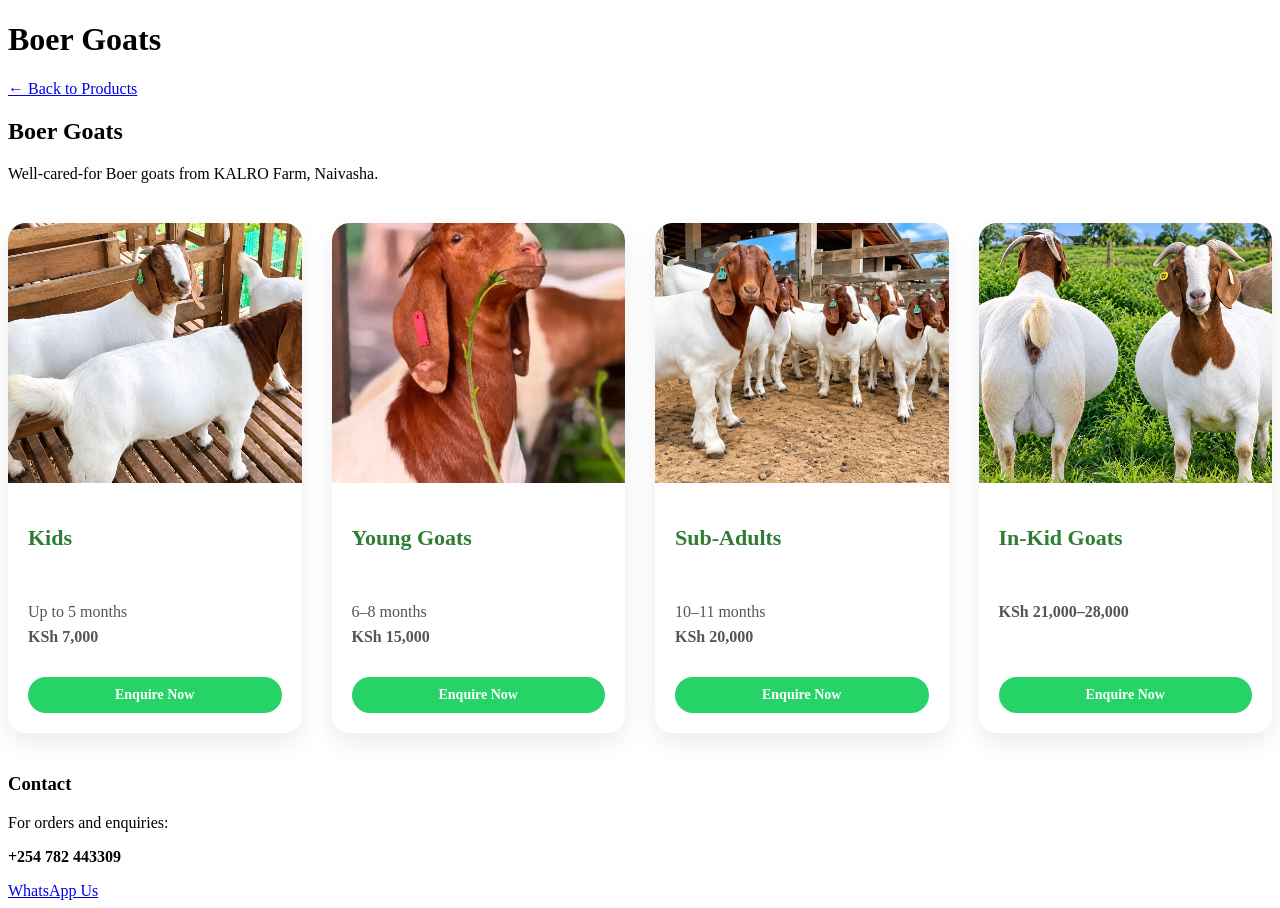
<file: boer.html>
<!DOCTYPE html>
<html lang="en">

<head>

    <meta charset="UTF-8">

    <meta name="viewport" content="width=device-width, initial-scale=1.0">

    <title>Boer Goats | KALRO</title>

    <link rel="stylesheet" href="product.css">

    <style>

        .enquire-btn {
            display: inline-block;
            margin-top: 12px;
            padding: 10px 18px;
            background: #25D366;
            color: white;
            text-decoration: none;
            border-radius: 25px;
            font-weight: 700;
            font-size: 14px;
            transition: 0.3s ease;
        }

        .enquire-btn:hover {
            background: #1da851;
            transform: translateY(-2px);
            box-shadow: 0 6px 15px rgba(37, 211, 102, 0.3);
        }

    </style>

</head>


<body>


    <!-- Header -->

    <header>

        <h1>Boer Goats</h1>

        <a href="index.html">
            ← Back to Products
        </a>

    </header>



    <!-- Main Content -->

    <main>

        <h2>Boer Goats</h2>

        <p>
            Well-cared-for Boer goats from KALRO Farm,
            Naivasha.
        </p>


        <!-- Goat Products -->

        <div class="products">


            <!-- Kids -->

            <div class="product">

                <img
                    src="boer kids.png"
                    alt="Boer Goat Kids"
                >

                <h3>Kids</h3>

                <p>
                    Up to 5 months
                    <br>
                    <strong>KSh 7,000</strong>
                </p>

                <a
                    class="enquire-btn"
                    href="https://wa.me/254782443309?text=Hello%2C%20I%20would%20like%20to%20enquire%20about%20Boer%20Goat%20Kids%20priced%20at%20KSh%207%2C000."
                    target="_blank"
                    rel="noopener"
                >
                    Enquire Now
                </a>

            </div>



            <!-- Young Goats -->

            <div class="product">

                <img
                    src="young boer.jpg"
                    alt="Young Boer Goats"
                >

                <h3>Young Goats</h3>

                <p>
                    6–8 months
                    <br>
                    <strong>KSh 15,000</strong>
                </p>

                <a
                    class="enquire-btn"
                    href="https://wa.me/254782443309?text=Hello%2C%20I%20would%20like%20to%20enquire%20about%20Young%20Boer%20Goats%20aged%206%E2%80%938%20months%20priced%20at%20KSh%2015%2C000."
                    target="_blank"
                    rel="noopener"
                >
                    Enquire Now
                </a>

            </div>



            <!-- Sub-Adults -->

            <div class="product">

                <img
                    src="bore.png"
                    alt="Boer Sub-Adult Goats"
                >

                <h3>Sub-Adults</h3>

                <p>
                    10–11 months
                    <br>
                    <strong>KSh 20,000</strong>
                </p>

                <a
                    class="enquire-btn"
                    href="https://wa.me/254782443309?text=Hello%2C%20I%20would%20like%20to%20enquire%20about%20Boer%20Sub-Adult%20Goats%20aged%2010%E2%80%9311%20months%20priced%20at%20KSh%2020%2C000."
                    target="_blank"
                    rel="noopener"
                >
                    Enquire Now
                </a>

            </div>



            <!-- In-Kid -->

            <div class="product">

                <img
                    src="in kid.png"
                    alt="Boer In-Kid Goats"
                >

                <h3>In-Kid Goats</h3>

                <p>
                    <strong>KSh 21,000–28,000</strong>
                </p>

                <a
                    class="enquire-btn"
                    href="https://wa.me/254782443309?text=Hello%2C%20I%20would%20like%20to%20enquire%20about%20Boer%20In-Kid%20Goats%20priced%20at%20KSh%2021%2C000%E2%80%9328%2C000."
                    target="_blank"
                    rel="noopener"
                >
                    Enquire Now
                </a>

            </div>


        </div>



        <!-- Contact -->

        <h3>Contact</h3>

        <p>
            For orders and enquiries:
        </p>

        <p>
            <strong>+254 782 443309</strong>
        </p>


        <a
            href="https://wa.me/254782443309?text=Hello%2C%20I%20would%20like%20to%20make%20an%20enquiry%20about%20your%20Boer%20Goats."
            target="_blank"
            rel="noopener"
        >
            WhatsApp Us
        </a>


    </main>


</body>

</html>
</file>
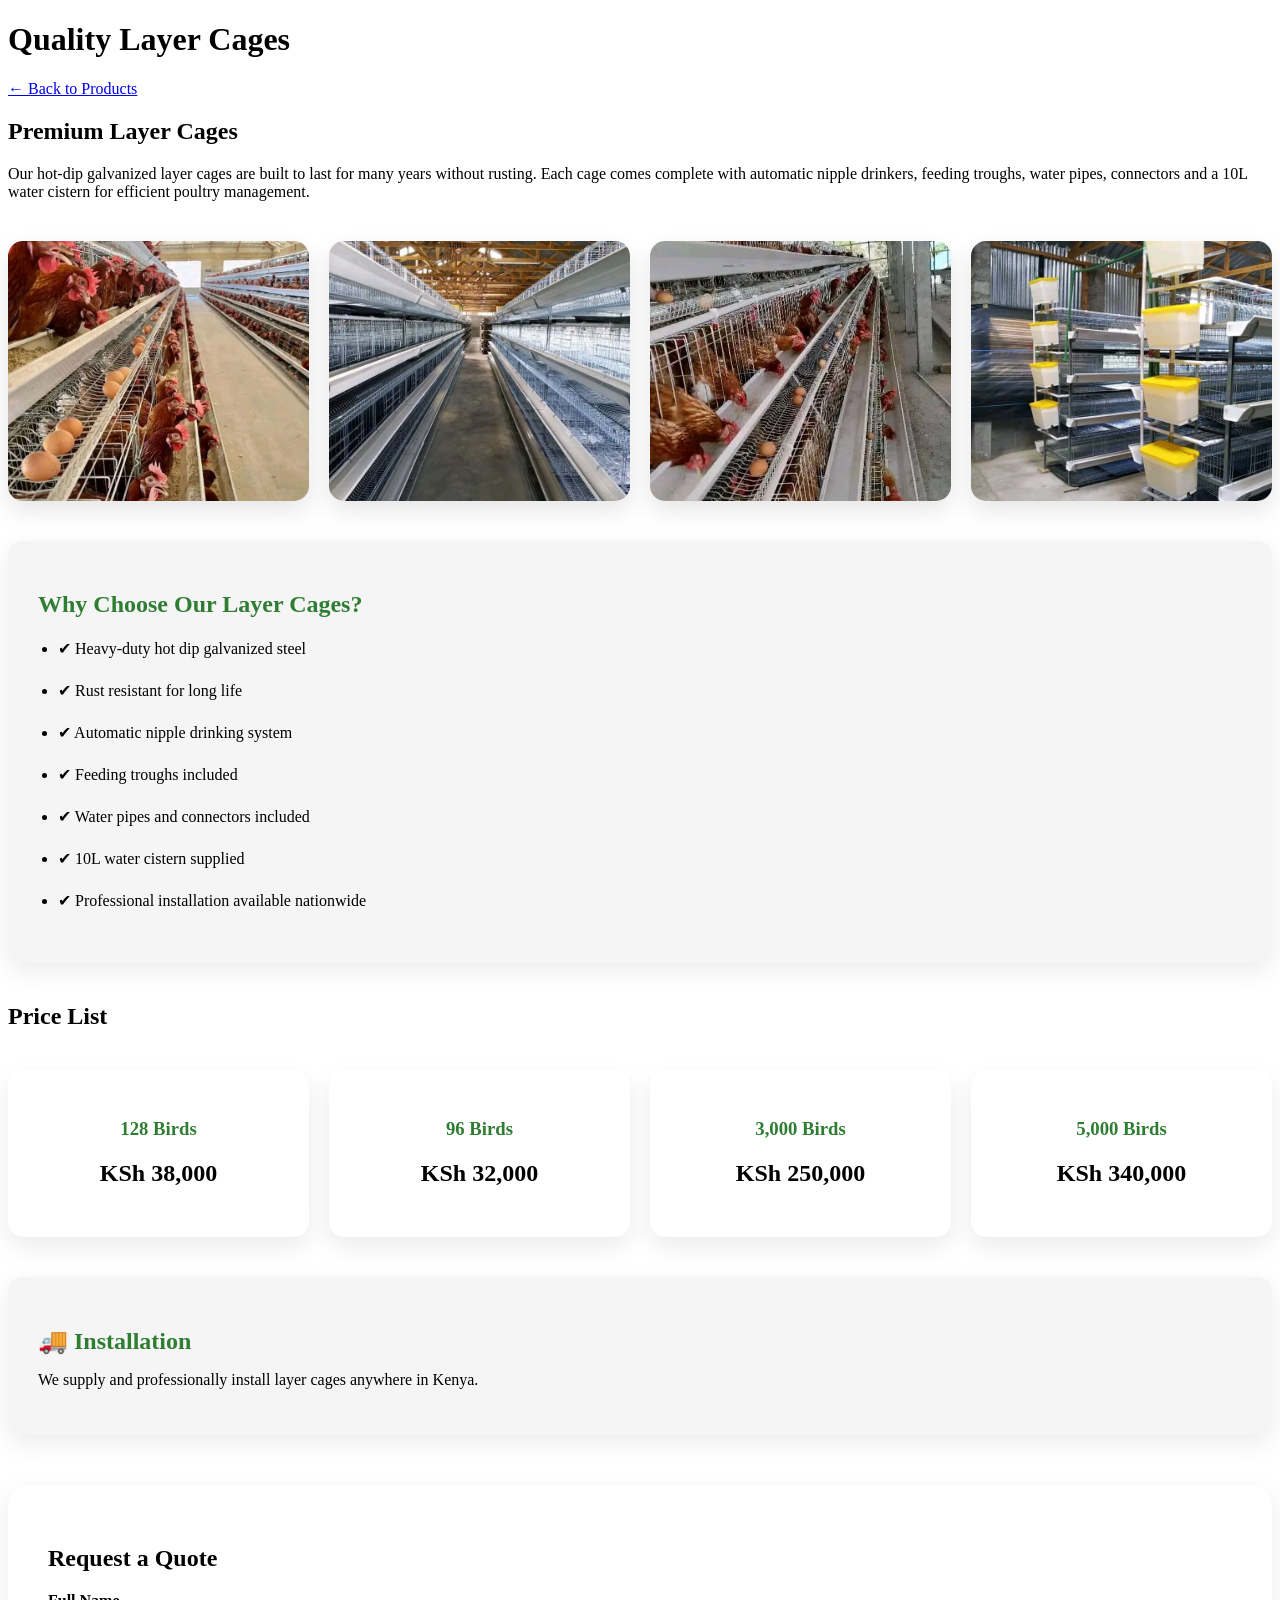
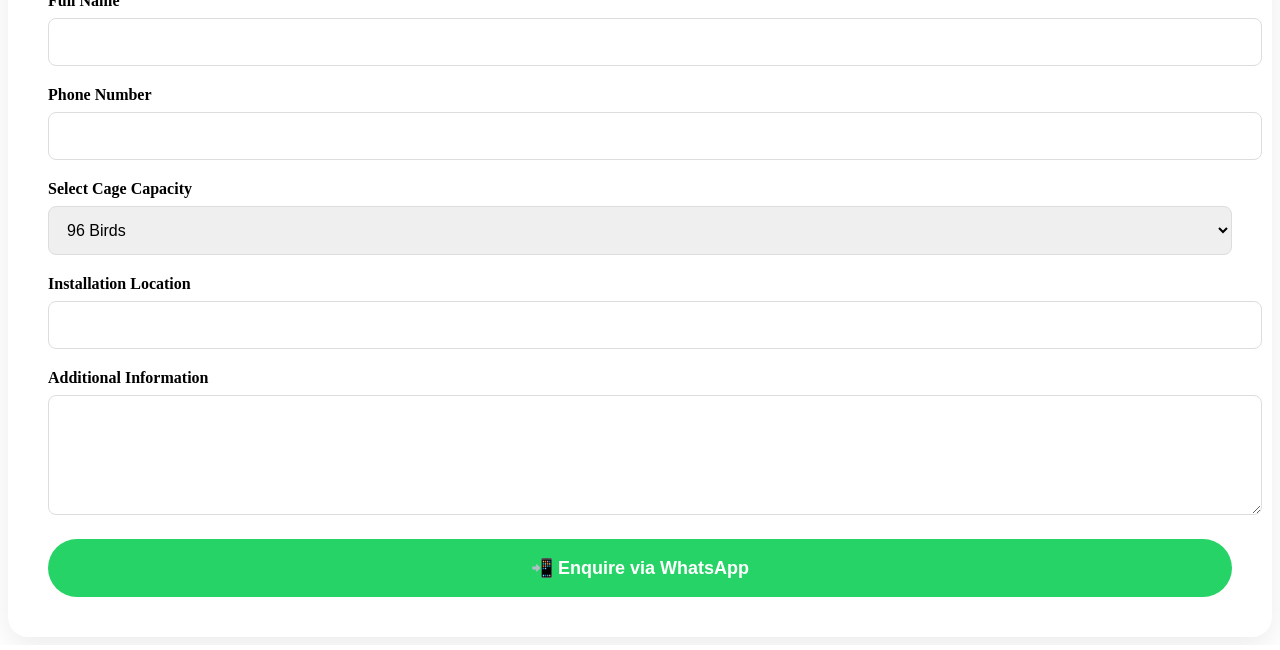
<file: cages.html>
<!DOCTYPE html>
<html lang="en">

<head>

<meta charset="UTF-8">
<meta name="viewport" content="width=device-width, initial-scale=1.0">

<title>Quality Layer Cages | KALRO Farm Naivasha</title>

<link rel="stylesheet" href="product.css">

<style>

.enquire-btn{
display:inline-block;
padding:15px 30px;
background:#25D366;
color:#fff;
text-decoration:none;
border-radius:50px;
font-weight:bold;
transition:.3s;
}

.enquire-btn:hover{
background:#1EBE5D;
transform:translateY(-3px);
}

.gallery{
display:grid;
grid-template-columns:repeat(auto-fit,minmax(280px,1fr));
gap:20px;
margin:40px 0;
}

.gallery img{
width:100%;
height:260px;
object-fit:cover;
border-radius:15px;
box-shadow:0 10px 25px rgba(0,0,0,.1);
transition:.3s;
}

.gallery img:hover{
transform:scale(1.05);
}

.price-grid{
display:grid;
grid-template-columns:repeat(auto-fit,minmax(250px,1fr));
gap:20px;
margin:40px 0;
}

.price-card{
background:#fff;
padding:30px;
border-radius:15px;
box-shadow:0 10px 25px rgba(0,0,0,.08);
text-align:center;
transition:.3s;
}

.price-card:hover{
transform:translateY(-5px);
}

.price-card h3{
color:#2e7d32;
margin-bottom:15px;
}

.features{
background:#f5f5f5;
padding:30px;
border-radius:15px;
margin:40px 0;
}

.features ul{
padding-left:20px;
line-height:2;
}

.enquiry-form{
background:#fff;
padding:40px;
border-radius:20px;
box-shadow:0 10px 30px rgba(0,0,0,.08);
margin-top:50px;
}

.form-group{
margin-bottom:20px;
}

.form-group label{
display:block;
margin-bottom:8px;
font-weight:bold;
}

.form-group input,
.form-group select,
.form-group textarea{
width:100%;
padding:14px;
border:1px solid #ddd;
border-radius:8px;
font-size:16px;
}

button{
width:100%;
padding:18px;
background:#25D366;
color:#fff;
border:none;
border-radius:50px;
font-size:18px;
font-weight:bold;
cursor:pointer;
}

button:hover{
background:#1EBE5D;
}

</style>

</head>

<body>

<header>

<h1>Quality Layer Cages</h1>

<a href="index.html">← Back to Products</a>

</header>

<main>

<h2>Premium Layer Cages</h2>

<p>

Our hot-dip galvanized layer cages are built to last for many years without rusting.
Each cage comes complete with automatic nipple drinkers, feeding troughs, water pipes,
connectors and a 10L water cistern for efficient poultry management.

</p>

<!-- Gallery -->

<div class="gallery">

<img src="layer-1.jpg" alt="Layer Cage">

<img src="cage 3.jpg" alt="Layer Cage">

<img src="layer-2.jpg" alt="Automatic Layer Cage">

<img src="cage 4.jpg" alt="Automatic Layer Cage">

</div>

<!-- Features -->

<div class="features">

<h2>Why Choose Our Layer Cages?</h2>

<ul>

<li>✔ Heavy-duty hot dip galvanized steel</li>

<li>✔ Rust resistant for long life</li>

<li>✔ Automatic nipple drinking system</li>

<li>✔ Feeding troughs included</li>

<li>✔ Water pipes and connectors included</li>

<li>✔ 10L water cistern supplied</li>

<li>✔ Professional installation available nationwide</li>

</ul>

</div>

<!-- Price List -->

<h2>Price List</h2>

<div class="price-grid">

<div class="price-card">

<h3>128 Birds</h3>

<h2>KSh 38,000</h2>

</div>

<div class="price-card">

<h3>96 Birds</h3>

<h2>KSh 32,000</h2>

</div>

<div class="price-card">

<h3>3,000 Birds</h3>

<h2>KSh 250,000</h2>

</div>

<div class="price-card">

<h3>5,000 Birds</h3>

<h2>KSh 340,000</h2>

</div>

</div>

<!-- Installation -->

<div class="features">

<h2>🚚 Installation</h2>

<p>

We supply and professionally install layer cages anywhere in Kenya.

</p>

</div>

<!-- Enquiry Form -->

<div class="enquiry-form">

<h2>Request a Quote</h2>

<form>

<div class="form-group">

<label>Full Name</label>

<input type="text" id="name" required>

</div>

<div class="form-group">

<label>Phone Number</label>

<input type="tel" id="phone" required>

</div>

<div class="form-group">

<label>Select Cage Capacity</label>

<select id="capacity">

<option>96 Birds</option>

<option>128 Birds</option>

<option>3,000 Birds</option>

<option>5,000 Birds</option>

</select>

</div>

<div class="form-group">

<label>Installation Location</label>

<input type="text" id="location">

</div>

<div class="form-group">

<label>Additional Information</label>

<textarea id="message" rows="5"></textarea>

</div>

<button type="button" onclick="sendEnquiry()">

📲 Enquire via WhatsApp

</button>

</form>

</div>

</main>

<script>

function sendEnquiry(){

let name=document.getElementById("name").value;

let phone=document.getElementById("phone").value;

let capacity=document.getElementById("capacity").value;

let location=document.getElementById("location").value;

let message=document.getElementById("message").value;

let text=`Hello KALRO Farm Naivasha,

I would like to enquire about your Quality Layer Cages.

Name: ${name}

Phone: ${phone}

Capacity Required: ${capacity}

Installation Location: ${location}

Additional Information:
${message}

Please send me a quotation.`;

window.open("https://wa.me/254782443309?text="+encodeURIComponent(text));

}

</script>

</body>

</html>
</file>
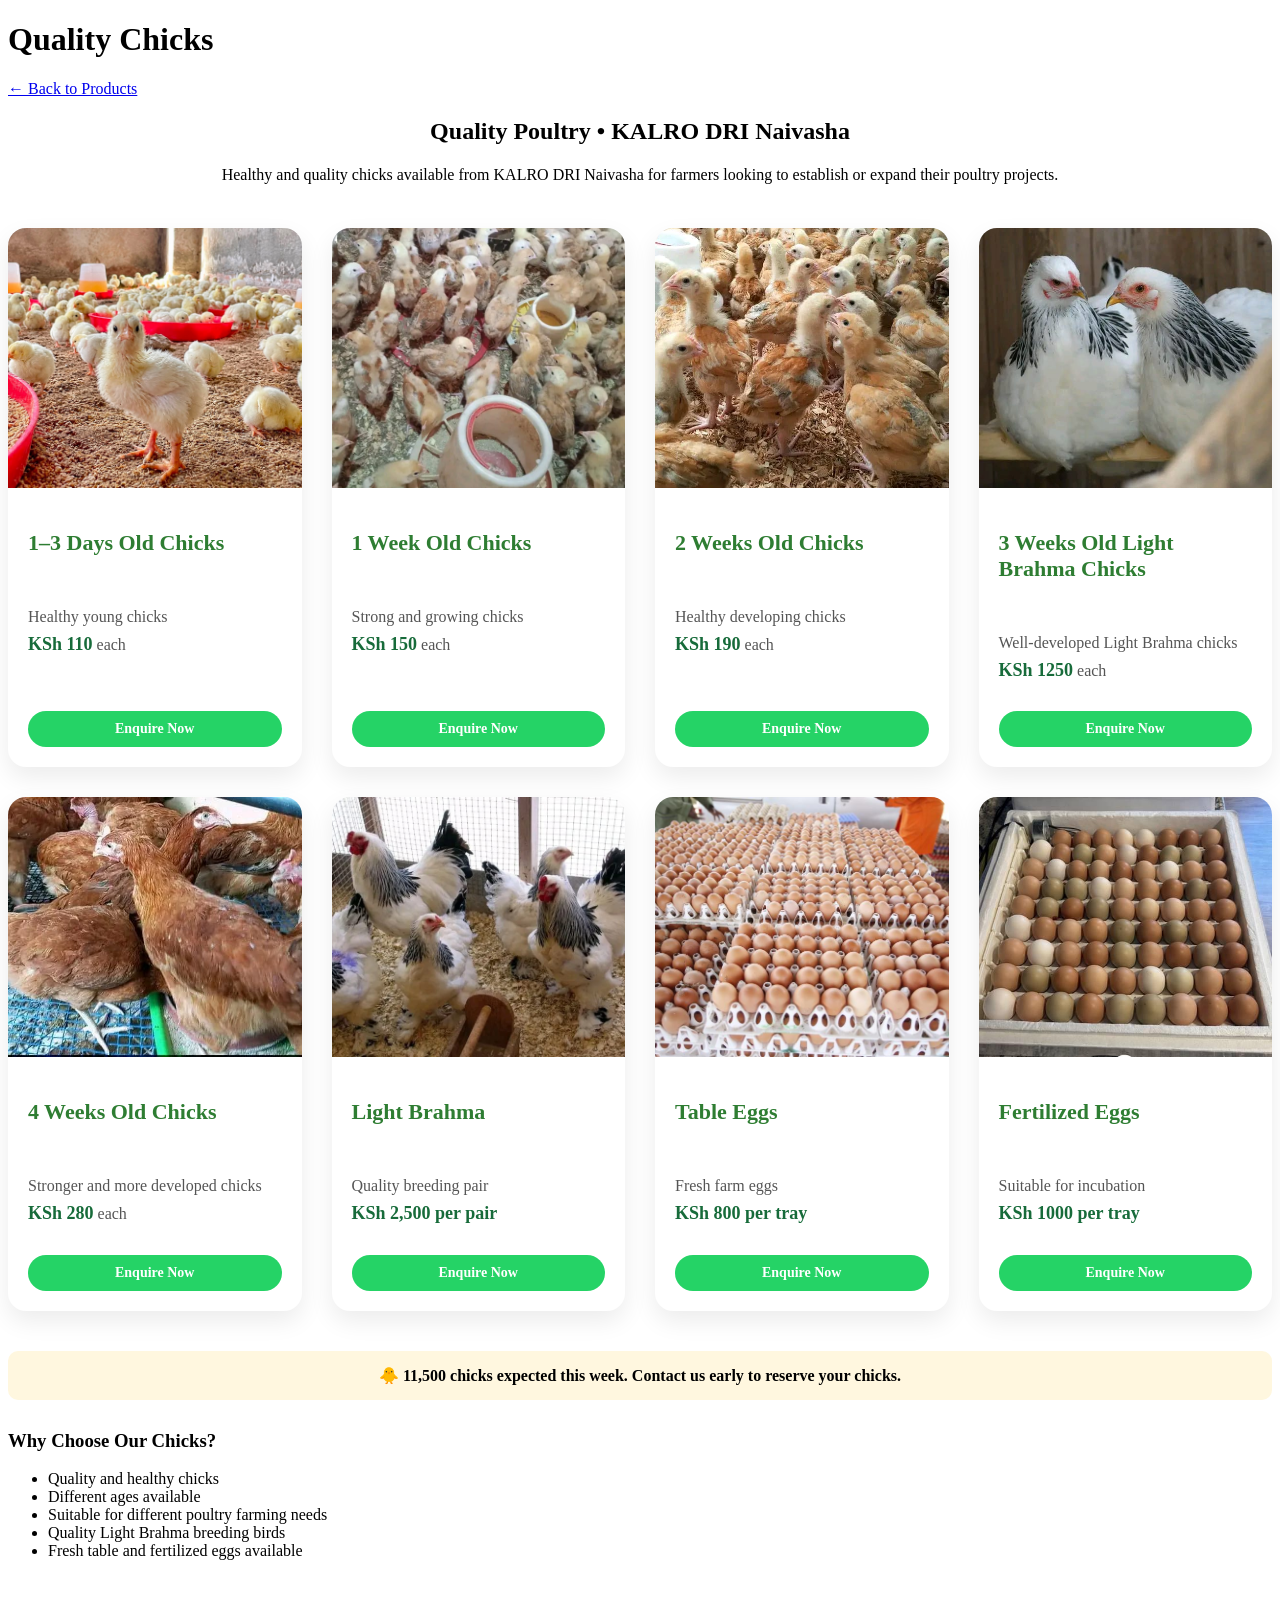
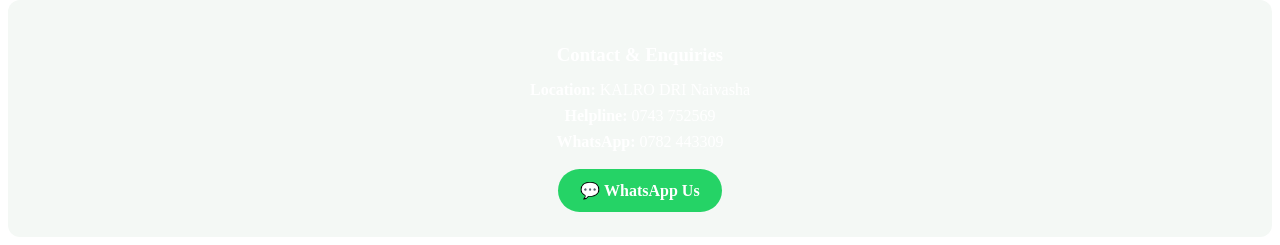
<file: chicks.html>
<!DOCTYPE html>
<html lang="en">

<head>

    <meta charset="UTF-8">

    <meta name="viewport" content="width=device-width, initial-scale=1.0">

    <title>Quality Chicks | KALRO DRI Naivasha</title>

    <link rel="stylesheet" href="product.css">

    <style>

        .enquire-btn {
            display: inline-block;
            margin-top: 12px;
            padding: 10px 18px;
            background: #25D366;
            color: white;
            text-decoration: none;
            border-radius: 25px;
            font-weight: 700;
            font-size: 14px;
            transition: 0.3s ease;
        }

        .enquire-btn:hover {
            background: #1da851;
            transform: translateY(-2px);
            box-shadow: 0 6px 15px rgba(37, 211, 102, 0.3);
        }

        .page-intro {
            text-align: center;
            margin-bottom: 35px;
        }

        .page-intro h2 {
            margin-bottom: 10px;
        }

        .page-intro p {
            line-height: 1.7;
        }

        .price {
            font-size: 18px;
            color: #176b3a;
        }

        .stock {
            background: #fff7df;
            padding: 15px;
            border-radius: 10px;
            margin: 30px 0;
            text-align: center;
            font-weight: 700;
        }

        .contact-box {
            margin-top: 40px;
            padding: 25px;
            background: #f4f8f5;
            border-radius: 12px;
        }

        .whatsapp-main {
            display: inline-block;
            margin-top: 10px;
            padding: 12px 22px;
            background: #25D366;
            color: white;
            text-decoration: none;
            border-radius: 25px;
            font-weight: 700;
        }

        .whatsapp-main:hover {
            background: #1da851;
        }

    </style>

</head>


<body>


    <!-- HEADER -->

    <header>

        <h1>Quality Chicks</h1>

        <a href="index.html">
            ← Back to Products
        </a>

    </header>



    <!-- MAIN CONTENT -->

    <main>


        <!-- INTRO -->

        <div class="page-intro">

            <h2>Quality Poultry • KALRO DRI Naivasha</h2>

            <p>
                Healthy and quality chicks available from
                KALRO DRI Naivasha for farmers looking to
                establish or expand their poultry projects.
            </p>

        </div>



        <!-- CHICKS -->

        <div class="products">


            <!-- 1–3 DAYS -->

            <div class="product">

                <img
                    src="1-3 days.jpg"
                    alt="1 to 3 days old chicks"
                >

                <h3>1–3 Days Old Chicks</h3>

                <p>
                    Healthy young chicks
                    <br>
                    <strong class="price">KSh 110</strong> each
                </p>

                <a
                    class="enquire-btn"
                    href="https://wa.me/254782443309?text=Hello%2C%20I%20would%20like%20to%20enquire%20about%201%E2%80%933%20days%20old%20chicks%20priced%20at%20KSh%20110%20each."
                    target="_blank"
                    rel="noopener"
                >
                    Enquire Now
                </a>

            </div>



            <!-- 1 WEEK -->

            <div class="product">

                <img
                    src="1 week.jpg"
                    alt="One week old chicks"
                >

                <h3>1 Week Old Chicks</h3>

                <p>
                    Strong and growing chicks
                    <br>
                    <strong class="price">KSh 150</strong> each
                </p>

                <a
                    class="enquire-btn"
                    href="https://wa.me/254782443309?text=Hello%2C%20I%20would%20like%20to%20enquire%20about%201%20week%20old%20chicks%20priced%20at%20KSh%20150%20each."
                    target="_blank"
                    rel="noopener"
                >
                    Enquire Now
                </a>

            </div>



            <!-- 2 WEEKS -->

            <div class="product">

                <img
                    src="2 weeks.jpg"
                    alt="Two week old chicks"
                >

                <h3>2 Weeks Old Chicks</h3>

                <p>
                    Healthy developing chicks
                    <br>
                    <strong class="price">KSh 190</strong> each
                </p>

                <a
                    class="enquire-btn"
                    href="https://wa.me/254782443309?text=Hello%2C%20I%20would%20like%20to%20enquire%20about%202%20weeks%20old%20chicks%20priced%20at%20KSh%20190%20each."
                    target="_blank"
                    rel="noopener"
                >
                    Enquire Now
                </a>

            </div>



            <!-- 3 WEEKS -->

            <div class="product">

                <img
                    src="3 weeks.jpg"
                    alt="Three week old Light Brahmachicks"
                >

                <h3>3 Weeks Old Light Brahma Chicks</h3>

                <p>
                    Well-developed Light Brahma chicks
                    <br>
                    <strong class="price">KSh 1250</strong> each
                </p>

                <a
                    class="enquire-btn"
                    href="https://wa.me/254782443309?text=Hello%2C%20I%20would%20like%20to%20enquire%20about%203%20weeks%20old%20chicks%20priced%20at%20KSh%20240%20each."
                    target="_blank"
                    rel="noopener"
                >
                    Enquire Now
                </a>

            </div>



            <!-- 4 WEEKS -->

            <div class="product">

                <img
                    src="4 weeks.jpg"
                    alt="Four week old chicks"
                >

                <h3>4 Weeks Old Chicks</h3>

                <p>
                    Stronger and more developed chicks
                    <br>
                    <strong class="price">KSh 280</strong> each
                </p>

                <a
                    class="enquire-btn"
                    href="https://wa.me/254782443309?text=Hello%2C%20I%20would%20like%20to%20enquire%20about%204%20weeks%20old%20chicks%20priced%20at%20KSh%20280%20each."
                    target="_blank"
                    rel="noopener"
                >
                    Enquire Now
                </a>

            </div>



            <!-- LIGHT BRAHMA -->

            <div class="product">

                <img
                    src="light brahma.jpg"
                    alt="Light Brahma chickens"
                >

                <h3>Light Brahma</h3>

                <p>
                    Quality breeding pair
                    <br>
                    <strong class="price">KSh 2,500 per pair</strong>
                </p>

                <a
                    class="enquire-btn"
                    href="https://wa.me/254782443309?text=Hello%2C%20I%20would%20like%20to%20enquire%20about%20Light%20Brahma%20chickens%20priced%20at%20KSh%202%2C500%20per%20pair."
                    target="_blank"
                    rel="noopener"
                >
                    Enquire Now
                </a>

            </div>



            <!-- TABLE EGGS -->

            <div class="product">

                <img
                    src="table egg.jpg"
                    alt="Fresh table eggs"
                >

                <h3>Table Eggs</h3>

                <p>
                    Fresh farm eggs
                    <br>
                    <strong class="price">KSh 800 per tray</strong>
                </p>

                <a
                    class="enquire-btn"
                    href="https://wa.me/254782443309?text=Hello%2C%20I%20would%20like%20to%20enquire%20about%20Table%20Eggs%20priced%20at%20KSh%20800%20per%20tray."
                    target="_blank"
                    rel="noopener"
                >
                    Enquire Now
                </a>

            </div>



            <!-- FERTILIZED EGGS -->

            <div class="product">

                <img
                    src="fert.jpg"
                    alt="Fertilized poultry eggs"
                >

                <h3>Fertilized Eggs</h3>

                <p>
                    Suitable for incubation
                    <br>
                    <strong class="price">KSh 1000 per tray</strong>
                </p>

                <a
                    class="enquire-btn"
                    href="https://wa.me/254782443309?text=Hello%2C%20I%20would%20like%20to%20enquire%20about%20fertilized%20eggs%20priced%20at%20KSh%20100."
                    target="_blank"
                    rel="noopener"
                >
                    Enquire Now
                </a>

            </div>


        </div>



        <!-- STOCK NOTICE -->

        <div class="stock">

            🐥 <strong>11,500 chicks expected this week.</strong>
            Contact us early to reserve your chicks.

        </div>



        <!-- QUALITIES -->

        <h3>Why Choose Our Chicks?</h3>

        <ul>

            <li>Quality and healthy chicks</li>

            <li>Different ages available</li>

            <li>Suitable for different poultry farming needs</li>

            <li>Quality Light Brahma breeding birds</li>

            <li>Fresh table and fertilized eggs available</li>

        </ul>



        <!-- CONTACT -->

        <div class="contact-box">

            <h3>Contact & Enquiries</h3>

            <p>
                <strong>Location:</strong>
                KALRO DRI Naivasha
            </p>

            <p>
                <strong>Helpline:</strong>
                0743 752569
            </p>

            <p>
                <strong>WhatsApp:</strong>
                0782 443309
            </p>

            <a
                class="whatsapp-main"
                href="https://wa.me/254782443309?text=Hello%2C%20I%20would%20like%20to%20make%20an%20enquiry%20about%20your%20chicks%20and%20poultry%20products."
                target="_blank"
                rel="noopener"
            >
                💬 WhatsApp Us
            </a>

        </div>


    </main>


</body>

</html>
</file>
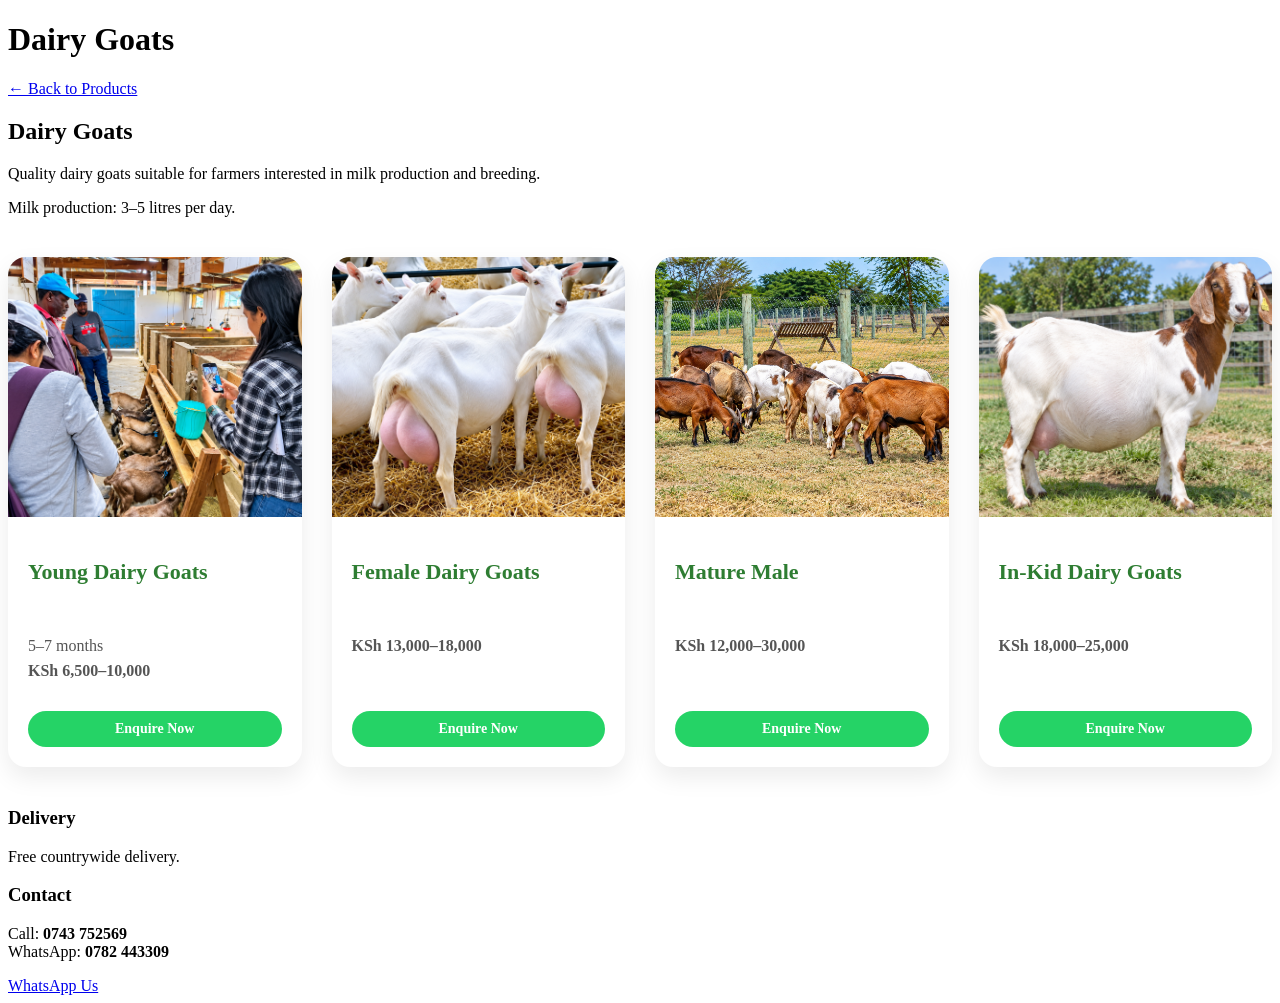
<file: dairy.html>
<!DOCTYPE html>
<html lang="en">

<head>

    <meta charset="UTF-8">

    <meta name="viewport" content="width=device-width, initial-scale=1.0">

    <title>Dairy Goats | KALRO</title>

    <link rel="stylesheet" href="product.css">

    <style>

        .enquire-btn {
            display: inline-block;
            margin-top: 12px;
            padding: 10px 18px;
            background: #25D366;
            color: white;
            text-decoration: none;
            border-radius: 25px;
            font-weight: 700;
            font-size: 14px;
            transition: 0.3s ease;
        }

        .enquire-btn:hover {
            background: #1da851;
            transform: translateY(-2px);
            box-shadow: 0 6px 15px rgba(37, 211, 102, 0.3);
        }

    </style>

</head>


<body>


    <!-- Header -->

    <header>

        <h1>Dairy Goats</h1>

        <a href="index.html">
            ← Back to Products
        </a>

    </header>



    <!-- Main Content -->

    <main>

        <h2>Dairy Goats</h2>

        <p>
            Quality dairy goats suitable for farmers
            interested in milk production and breeding.
        </p>

        <p>
            Milk production: 3–5 litres per day.
        </p>


        <!-- Dairy Goat Products -->

        <div class="products">


            <!-- Young Dairy Goats -->

            <div class="product">

                <img
                    src="milk.png"
                    alt="Young Dairy Goats"
                >

                <h3>Young Dairy Goats</h3>

                <p>
                    5–7 months
                    <br>
                    <strong>KSh 6,500–10,000</strong>
                </p>

                <a
                    class="enquire-btn"
                    href="https://wa.me/254782443309?text=Hello%2C%20I%20would%20like%20to%20enquire%20about%20Young%20Dairy%20Goats%20aged%205%E2%80%937%20months%20priced%20at%20KSh%206%2C500%E2%80%9310%2C000."
                    target="_blank"
                    rel="noopener"
                >
                    Enquire Now
                </a>

            </div>



            <!-- Female Dairy Goats -->

            <div class="product">

                <img
                    src="female dairy.png"
                    alt="Female Dairy Goat"
                >

                <h3>Female Dairy Goats</h3>

                <p>
                    <strong>KSh 13,000–18,000</strong>
                </p>

                <a
                    class="enquire-btn"
                    href="https://wa.me/254782443309?text=Hello%2C%20I%20would%20like%20to%20enquire%20about%20Female%20Dairy%20Goats%20priced%20at%20KSh%2013%2C000%E2%80%9318%2C000."
                    target="_blank"
                    rel="noopener"
                >
                    Enquire Now
                </a>

            </div>



            <!-- Mature Male -->

            <div class="product">

                <img
                    src="mature male.png"
                    alt="Mature Male Dairy Goat"
                >

                <h3>Mature Male</h3>

                <p>
                    <strong>KSh 12,000–30,000</strong>
                </p>

                <a
                    class="enquire-btn"
                    href="https://wa.me/254782443309?text=Hello%2C%20I%20would%20like%20to%20enquire%20about%20Mature%20Male%20Dairy%20Goats%20priced%20at%20KSh%2012%2C000%E2%80%9330%2C000."
                    target="_blank"
                    rel="noopener"
                >
                    Enquire Now
                </a>

            </div>



            <!-- In-Kid -->

            <div class="product">

                <img
                    src="pg dairy.png"
                    alt="Dairy Goat In-Kid"
                >

                <h3>In-Kid Dairy Goats</h3>

                <p>
                    <strong>KSh 18,000–25,000</strong>
                </p>

                <a
                    class="enquire-btn"
                    href="https://wa.me/254782443309?text=Hello%2C%20I%20would%20like%20to%20enquire%20about%20In-Kid%20Dairy%20Goats%20priced%20at%20KSh%2018%2C000%E2%80%9325%2C000."
                    target="_blank"
                    rel="noopener"
                >
                    Enquire Now
                </a>

            </div>


        </div>



        <!-- Delivery -->

        <h3>Delivery</h3>

        <p>
            Free countrywide delivery.
        </p>



        <!-- Contact -->

        <h3>Contact</h3>

        <p>

            Call:
            <strong>0743 752569</strong>

            <br>

            WhatsApp:
            <strong>0782 443309</strong>

        </p>


        <a
            href="https://wa.me/254782443309?text=Hello%2C%20I%20would%20like%20to%20make%20an%20enquiry%20about%20your%20Dairy%20Goats."
            target="_blank"
            rel="noopener"
        >
            WhatsApp Us
        </a>


    </main>


</body>

</html>
</file>
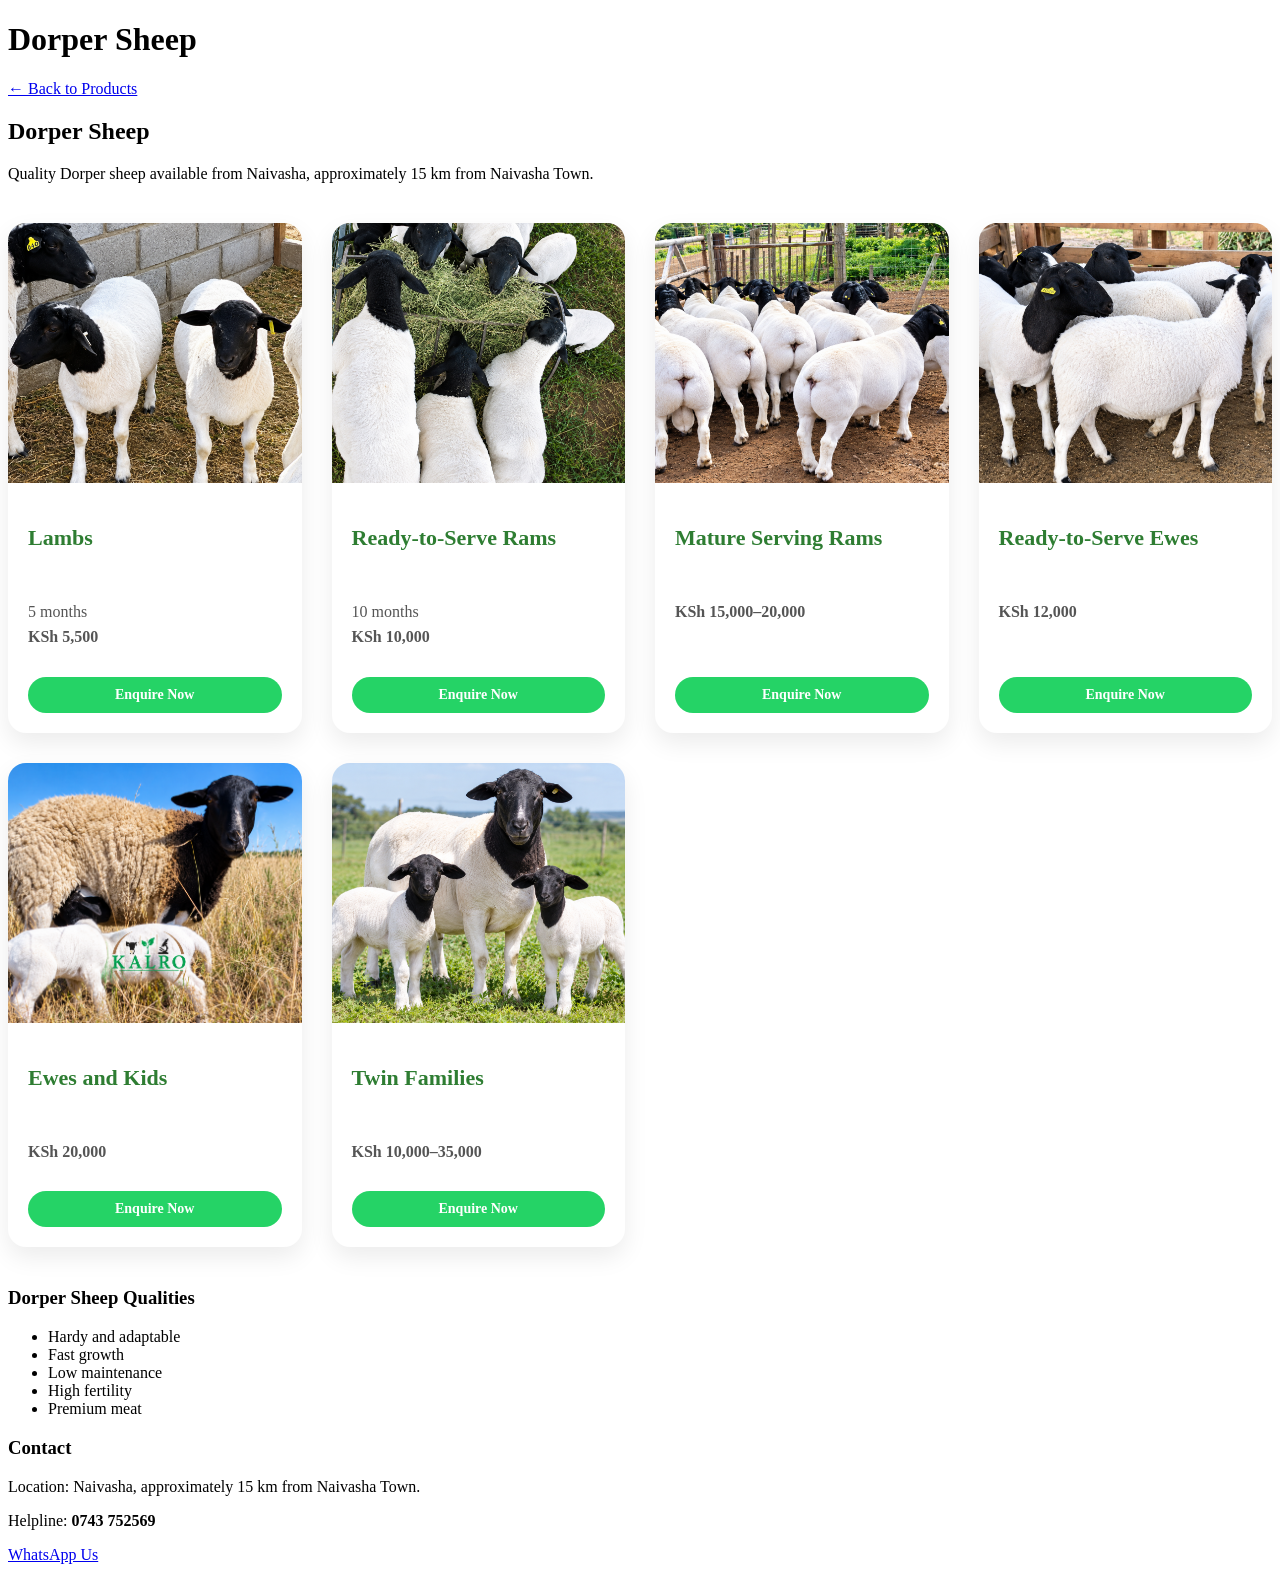
<file: dorper.html>
<!DOCTYPE html>
<html lang="en">

<head>

    <meta charset="UTF-8">

    <meta name="viewport" content="width=device-width, initial-scale=1.0">

    <title>Dorper Sheep | KALRO</title>

    <link rel="stylesheet" href="product.css">

    <style>

        .enquire-btn {
            display: inline-block;
            margin-top: 12px;
            padding: 10px 18px;
            background: #25D366;
            color: white;
            text-decoration: none;
            border-radius: 25px;
            font-weight: 700;
            font-size: 14px;
            transition: 0.3s ease;
        }

        .enquire-btn:hover {
            background: #1da851;
            transform: translateY(-2px);
            box-shadow: 0 6px 15px rgba(37, 211, 102, 0.3);
        }

    </style>

</head>


<body>


    <!-- Header -->

    <header>

        <h1>Dorper Sheep</h1>

        <a href="index.html">
            ← Back to Products
        </a>

    </header>



    <!-- Main Content -->

    <main>

        <h2>Dorper Sheep</h2>

        <p>
            Quality Dorper sheep available from Naivasha,
            approximately 15 km from Naivasha Town.
        </p>


        <!-- Sheep Products -->

        <div class="products">


            <!-- Lambs -->

            <div class="product">

                <img
                    src="lamb.png"
                    alt="Dorper Lambs"
                >

                <h3>Lambs</h3>

                <p>
                    5 months
                    <br>
                    <strong>KSh 5,500</strong>
                </p>

                <a
                    class="enquire-btn"
                    href="https://wa.me/254782443309?text=Hello%2C%20I%20would%20like%20to%20enquire%20about%20Dorper%20Lambs%20aged%205%20months%20priced%20at%20KSh%205%2C500."
                    target="_blank"
                    rel="noopener"
                >
                    Enquire Now
                </a>

            </div>



            <!-- Ready-to-Serve Rams -->

            <div class="product">

                <img
                    src="ready.png"
                    alt="Dorper Ready-to-Serve Rams"
                >

                <h3>Ready-to-Serve Rams</h3>

                <p>
                    10 months
                    <br>
                    <strong>KSh 10,000</strong>
                </p>

                <a
                    class="enquire-btn"
                    href="https://wa.me/254782443309?text=Hello%2C%20I%20would%20like%20to%20enquire%20about%20Dorper%20Ready-to-Serve%20Rams%20aged%2010%20months%20priced%20at%20KSh%2010%2C000."
                    target="_blank"
                    rel="noopener"
                >
                    Enquire Now
                </a>

            </div>



            <!-- Mature Rams -->

            <div class="product">

                <img
                    src="mature.png"
                    alt="Mature Dorper Rams"
                >

                <h3>Mature Serving Rams</h3>

                <p>
                    <strong>KSh 15,000–20,000</strong>
                </p>

                <a
                    class="enquire-btn"
                    href="https://wa.me/254782443309?text=Hello%2C%20I%20would%20like%20to%20enquire%20about%20Mature%20Dorper%20Serving%20Rams%20priced%20at%20KSh%2015%2C000%E2%80%9320%2C000."
                    target="_blank"
                    rel="noopener"
                >
                    Enquire Now
                </a>

            </div>



            <!-- Ready-to-Serve Ewes -->

            <div class="product">

                <img
                    src="ewes.png"
                    alt="Dorper Ewes"
                >

                <h3>Ready-to-Serve Ewes</h3>

                <p>
                    <strong>KSh 12,000</strong>
                </p>

                <a
                    class="enquire-btn"
                    href="https://wa.me/254782443309?text=Hello%2C%20I%20would%20like%20to%20enquire%20about%20Dorper%20Ready-to-Serve%20Ewes%20priced%20at%20KSh%2012%2C000."
                    target="_blank"
                    rel="noopener"
                >
                    Enquire Now
                </a>

            </div>



            <!-- Ewes and Kids -->

            <div class="product">

                <img
                    src="with kids.png"
                    alt="Dorper Ewes and Kids"
                >

                <h3>Ewes and Kids</h3>

                <p>
                    <strong>KSh 20,000</strong>
                </p>

                <a
                    class="enquire-btn"
                    href="https://wa.me/254782443309?text=Hello%2C%20I%20would%20like%20to%20enquire%20about%20Dorper%20Ewes%20and%20Kids%20priced%20at%20KSh%2020%2C000."
                    target="_blank"
                    rel="noopener"
                >
                    Enquire Now
                </a>

            </div>



            <!-- Twin Families -->

            <div class="product">

                <img
                    src="dorper twin.png"
                    alt="Dorper Twin Families"
                >

                <h3>Twin Families</h3>

                <p>
                    <strong>KSh 10,000–35,000</strong>
                </p>

                <a
                    class="enquire-btn"
                    href="https://wa.me/254782443309?text=Hello%2C%20I%20would%20like%20to%20enquire%20about%20Dorper%20Twin%20Families%20priced%20at%20KSh%2010%2C000%E2%80%9335%2C000."
                    target="_blank"
                    rel="noopener"
                >
                    Enquire Now
                </a>

            </div>


        </div>



        <!-- Qualities -->

        <h3>Dorper Sheep Qualities</h3>

        <ul>

            <li>Hardy and adaptable</li>

            <li>Fast growth</li>

            <li>Low maintenance</li>

            <li>High fertility</li>

            <li>Premium meat</li>

        </ul>



        <!-- Contact -->

        <h3>Contact</h3>

        <p>

            Location: Naivasha,
            approximately 15 km from Naivasha Town.

        </p>

        <p>

            Helpline:
            <strong>0743 752569</strong>

        </p>


        <a
            href="https://wa.me/254782443309?text=Hello%2C%20I%20would%20like%20to%20make%20an%20enquiry%20about%20your%20Dorper%20Sheep."
            target="_blank"
            rel="noopener"
        >
            WhatsApp Us
        </a>


    </main>


</body>

</html>
</file>
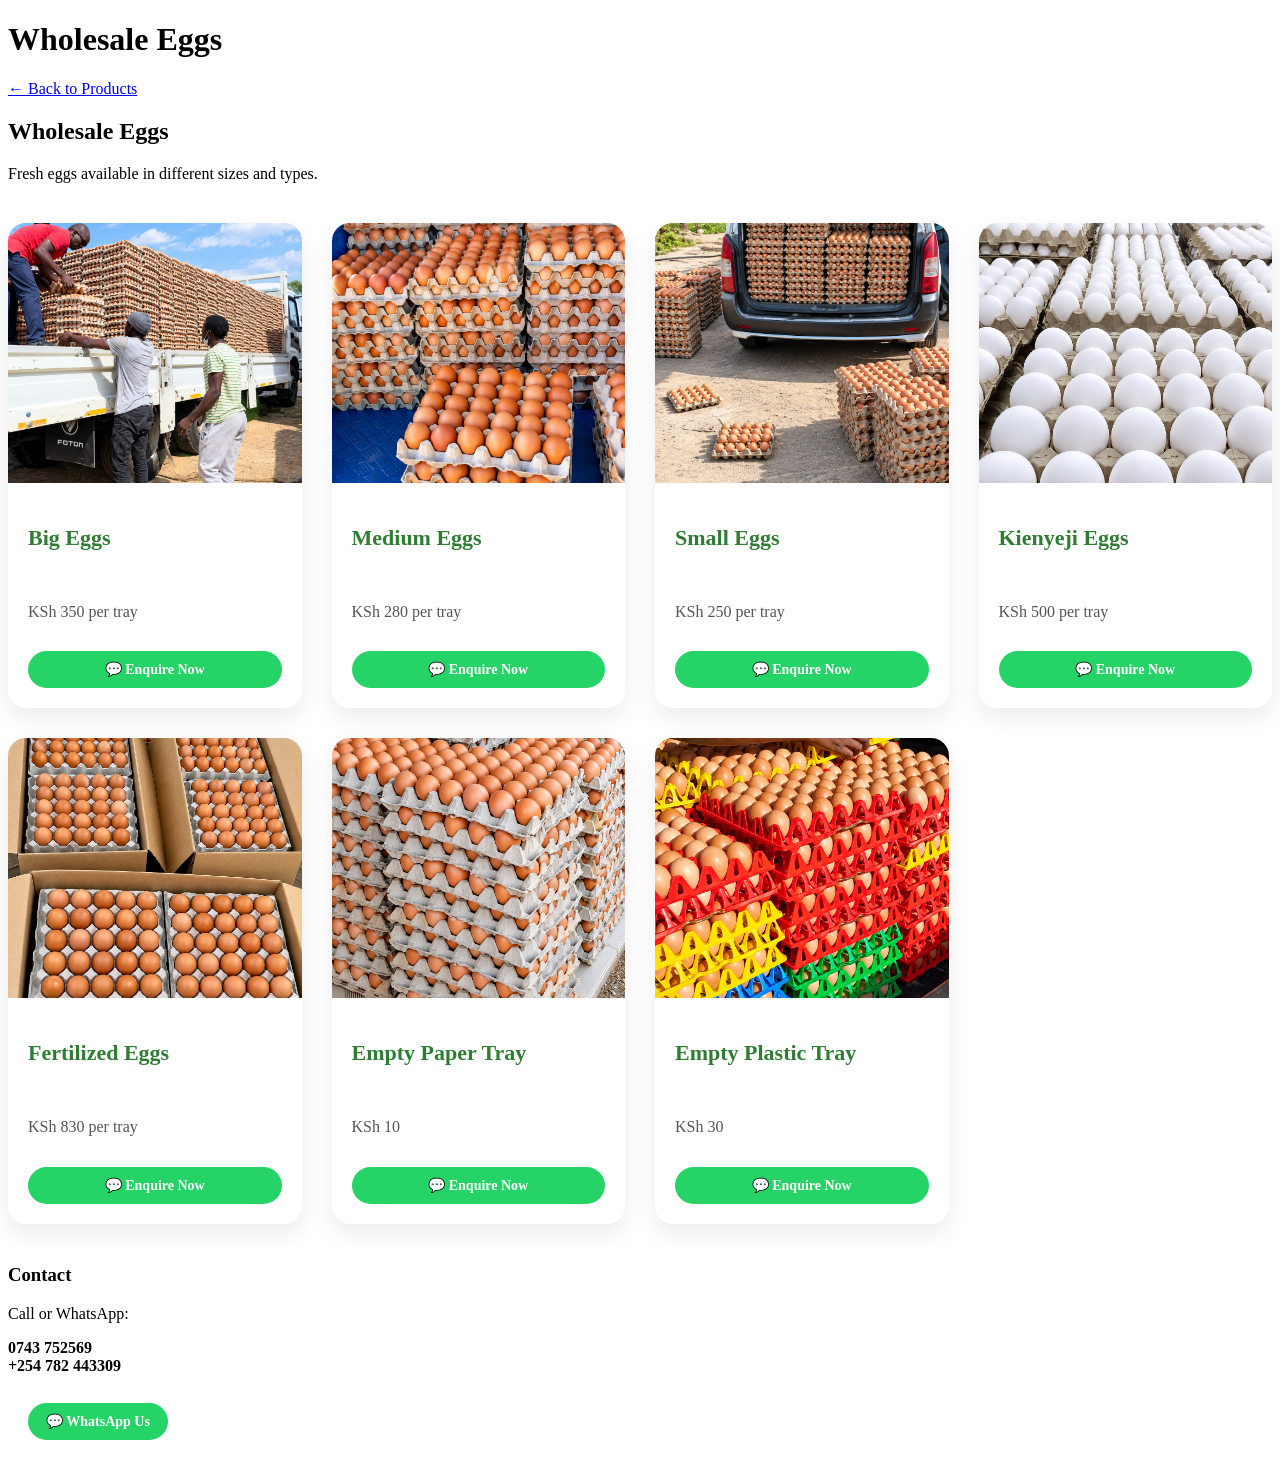
<file: eggs.html>
<!DOCTYPE html>
<html lang="en">

<head>

    <meta charset="UTF-8">

    <meta name="viewport" content="width=device-width, initial-scale=1.0">

    <title>Eggs | KALRO</title>

    <link rel="stylesheet" href="product.css">

    <style>

        .enquire-btn {
            display: inline-block;
            margin-top: 12px;
            padding: 10px 18px;
            background: #25D366;
            color: white;
            text-decoration: none;
            border-radius: 25px;
            font-weight: 700;
            font-size: 14px;
            transition: 0.3s ease;
        }

        .enquire-btn:hover {
            background: #1da851;
            transform: translateY(-2px);
            box-shadow: 0 6px 15px rgba(37, 211, 102, 0.3);
        }

    </style>

</head>


<body>


    <!-- Header -->

    <header>

        <h1>Wholesale Eggs</h1>

        <a href="index.html">
            ← Back to Products
        </a>

    </header>



    <!-- Main Content -->

    <main>

        <h2>Wholesale Eggs</h2>

        <p>
            Fresh eggs available in different sizes and types.
        </p>


        <!-- Egg Products -->

        <div class="products">


            <!-- Big Eggs -->

            <div class="product">

                <img
                    src="big.png"
                    alt="Big Eggs"
                >

                <h3>Big Eggs</h3>

                <p>
                    KSh 350 per tray
                </p>

                <a class="enquire-btn"
                   href="https://wa.me/254782443309?text=Hello%2C%20I%20am%20interested%20in%20your%20Big%20Eggs%20at%20KSh%20350%20per%20tray."
                   target="_blank"
                   rel="noopener">
                    💬 Enquire Now
                </a>

            </div>



            <!-- Medium Eggs -->

            <div class="product">

                <img
                    src="medium.png"
                    alt="Medium Eggs"
                >

                <h3>Medium Eggs</h3>

                <p>
                    KSh 280 per tray
                </p>

                <a class="enquire-btn"
                   href="https://wa.me/254782443309?text=Hello%2C%20I%20am%20interested%20in%20your%20Medium%20Eggs%20at%20KSh%20280%20per%20tray."
                   target="_blank"
                   rel="noopener">
                    💬 Enquire Now
                </a>

            </div>



            <!-- Small Eggs -->

            <div class="product">

                <img
                    src="small.png"
                    alt="Small Eggs"
                >

                <h3>Small Eggs</h3>

                <p>
                    KSh 250 per tray
                </p>

                <a class="enquire-btn"
                   href="https://wa.me/254782443309?text=Hello%2C%20I%20am%20interested%20in%20your%20Small%20Eggs%20at%20KSh%20250%20per%20tray."
                   target="_blank"
                   rel="noopener">
                    💬 Enquire Now
                </a>

            </div>



            <!-- Kienyeji Eggs -->

            <div class="product">

                <img
                    src="kienyeji.png"
                    alt="Kienyeji Eggs"
                >

                <h3>Kienyeji Eggs</h3>

                <p>
                    KSh 500 per tray
                </p>

                <a class="enquire-btn"
                   href="https://wa.me/254782443309?text=Hello%2C%20I%20am%20interested%20in%20your%20Kienyeji%20Eggs%20at%20KSh%20500%20per%20tray."
                   target="_blank"
                   rel="noopener">
                    💬 Enquire Now
                </a>

            </div>



            <!-- Fertilized Eggs -->

            <div class="product">

                <img
                    src="fert.png"
                    alt="Fertilized Eggs"
                >

                <h3>Fertilized Eggs</h3>

                <p>
                    KSh 830 per tray
                </p>

                <a class="enquire-btn"
                   href="https://wa.me/254782443309?text=Hello%2C%20I%20am%20interested%20in%20your%20Fertilized%20Eggs%20at%20KSh%20830%20per%20tray."
                   target="_blank"
                   rel="noopener">
                    💬 Enquire Now
                </a>

            </div>



            <!-- Paper Tray -->

            <div class="product">

                <img
                    src="paper.png"
                    alt="Empty Paper Egg Tray"
                >

                <h3>Empty Paper Tray</h3>

                <p>
                    KSh 10
                </p>

                <a class="enquire-btn"
                   href="https://wa.me/254782443309?text=Hello%2C%20I%20am%20interested%20in%20your%20Empty%20Paper%20Egg%20Trays%20at%20KSh%2010."
                   target="_blank"
                   rel="noopener">
                    💬 Enquire Now
                </a>

            </div>



            <!-- Plastic Tray -->

            <div class="product">

                <img
                    src="plastic.png"
                    alt="Empty Plastic Egg Tray"
                >

                <h3>Empty Plastic Tray</h3>

                <p>
                    KSh 30
                </p>

                <a class="enquire-btn"
                   href="https://wa.me/254782443309?text=Hello%2C%20I%20am%20interested%20in%20your%20Empty%20Plastic%20Egg%20Trays%20at%20KSh%2030."
                   target="_blank"
                   rel="noopener">
                    💬 Enquire Now
                </a>

            </div>


        </div>



        <!-- Contact -->

        <h3>Contact</h3>

        <p>
            Call or WhatsApp:
        </p>

        <p>
            <strong>0743 752569</strong>
            <br>
            <strong>+254 782 443309</strong>
        </p>


        <a class="enquire-btn"
           href="https://wa.me/254782443309?text=Hello%2C%20I%20would%20like%20to%20enquire%20about%20your%20eggs%20and%20egg%20trays."
           target="_blank"
           rel="noopener">

            💬 WhatsApp Us

        </a>


    </main>


</body>

</html>
</file>
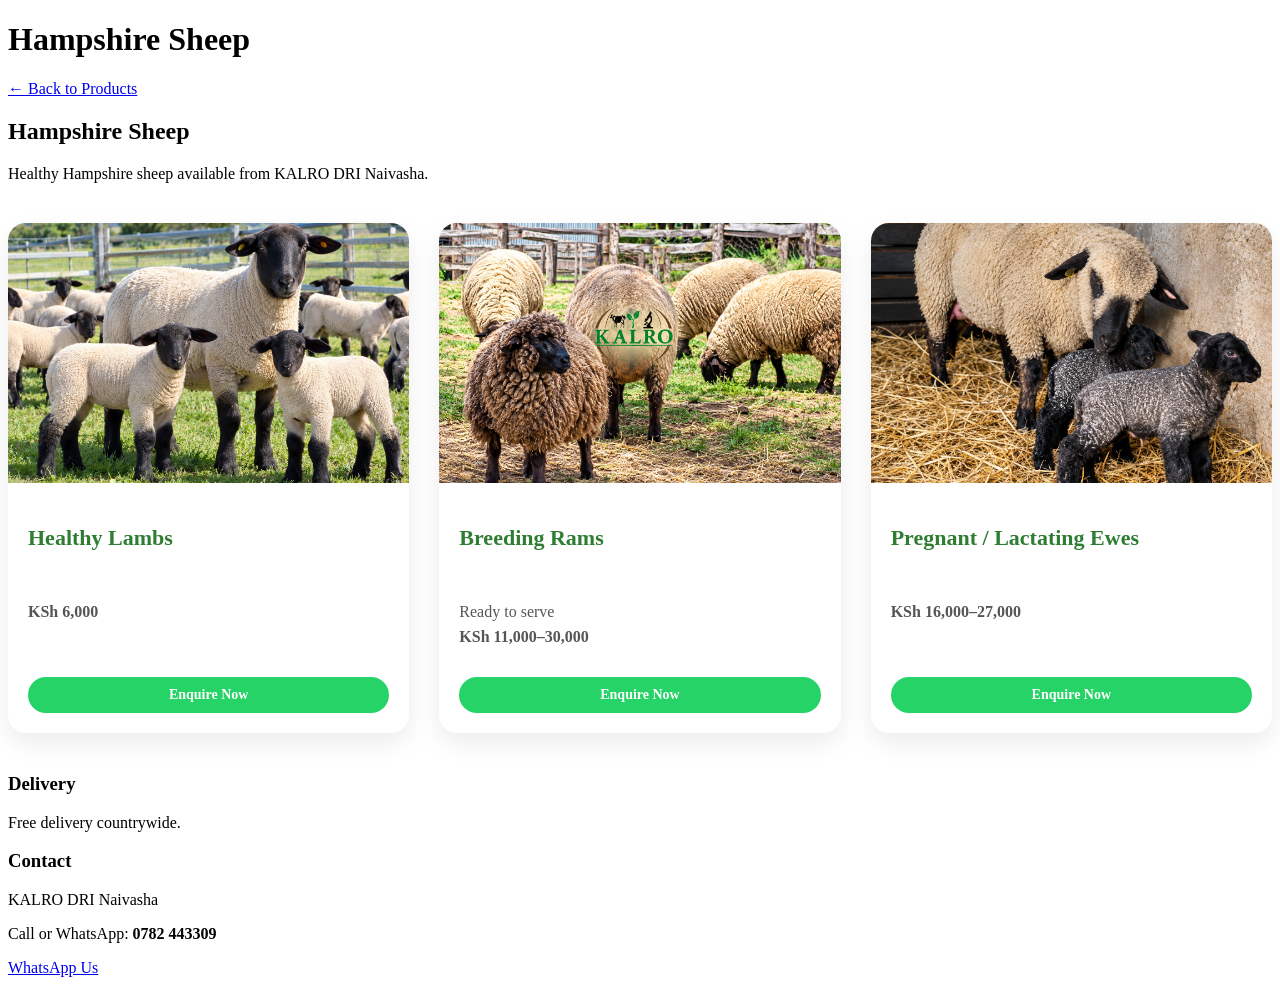
<file: hampshire.html>
<!DOCTYPE html>
<html lang="en">

<head>

    <meta charset="UTF-8">

    <meta name="viewport" content="width=device-width, initial-scale=1.0">

    <title>Hampshire Sheep | KALRO</title>

    <link rel="stylesheet" href="product.css">

    <style>

        .enquire-btn {
            display: inline-block;
            margin-top: 12px;
            padding: 10px 18px;
            background: #25D366;
            color: white;
            text-decoration: none;
            border-radius: 25px;
            font-weight: 700;
            font-size: 14px;
            transition: 0.3s ease;
        }

        .enquire-btn:hover {
            background: #1da851;
            transform: translateY(-2px);
            box-shadow: 0 6px 15px rgba(37, 211, 102, 0.3);
        }

    </style>

</head>


<body>


    <!-- Header -->

    <header>

        <h1>Hampshire Sheep</h1>

        <a href="index.html">
            ← Back to Products
        </a>

    </header>



    <!-- Main Content -->

    <main>

        <h2>Hampshire Sheep</h2>

        <p>
            Healthy Hampshire sheep available from
            KALRO DRI Naivasha.
        </p>


        <!-- Sheep Products -->

        <div class="products">


            <!-- Healthy Lambs -->

            <div class="product">

                <img
                    src="ham lambs.png"
                    alt="Healthy Hampshire Lambs"
                >

                <h3>Healthy Lambs</h3>

                <p>
                    <strong>KSh 6,000</strong>
                </p>

                <a
                    class="enquire-btn"
                    href="https://wa.me/254782443309?text=Hello%2C%20I%20would%20like%20to%20enquire%20about%20Healthy%20Hampshire%20Lambs%20priced%20at%20KSh%206%2C000."
                    target="_blank"
                    rel="noopener"
                >
                    Enquire Now
                </a>

            </div>



            <!-- Breeding Rams -->

            <div class="product">

                <img
                    src="ready hem.png"
                    alt="Hampshire Breeding Rams"
                >

                <h3>Breeding Rams</h3>

                <p>
                    Ready to serve
                    <br>
                    <strong>KSh 11,000–30,000</strong>
                </p>

                <a
                    class="enquire-btn"
                    href="https://wa.me/254782443309?text=Hello%2C%20I%20would%20like%20to%20enquire%20about%20Hampshire%20Breeding%20Rams%20ready%20to%20serve%2C%20priced%20at%20KSh%2011%2C000%E2%80%9330%2C000."
                    target="_blank"
                    rel="noopener"
                >
                    Enquire Now
                </a>

            </div>



            <!-- Pregnant / Lactating Ewes -->

            <div class="product">

                <img
                    src="lactating.png"
                    alt="Pregnant and Lactating Hampshire Ewes"
                >

                <h3>Pregnant / Lactating Ewes</h3>

                <p>
                    <strong>KSh 16,000–27,000</strong>
                </p>

                <a
                    class="enquire-btn"
                    href="https://wa.me/254782443309?text=Hello%2C%20I%20would%20like%20to%20enquire%20about%20Pregnant%20%2F%20Lactating%20Hampshire%20Ewes%20priced%20at%20KSh%2016%2C000%E2%80%9327%2C000."
                    target="_blank"
                    rel="noopener"
                >
                    Enquire Now
                </a>

            </div>


        </div>



        <!-- Delivery -->

        <h3>Delivery</h3>

        <p>
            Free delivery countrywide.
        </p>



        <!-- Contact -->

        <h3>Contact</h3>

        <p>
            KALRO DRI Naivasha
        </p>

        <p>
            Call or WhatsApp:
            <strong>0782 443309</strong>
        </p>


        <a
            href="https://wa.me/254782443309?text=Hello%2C%20I%20would%20like%20to%20make%20an%20enquiry%20about%20your%20Hampshire%20Sheep."
            target="_blank"
            rel="noopener"
        >
            WhatsApp Us
        </a>


    </main>


</body>

</html>
</file>
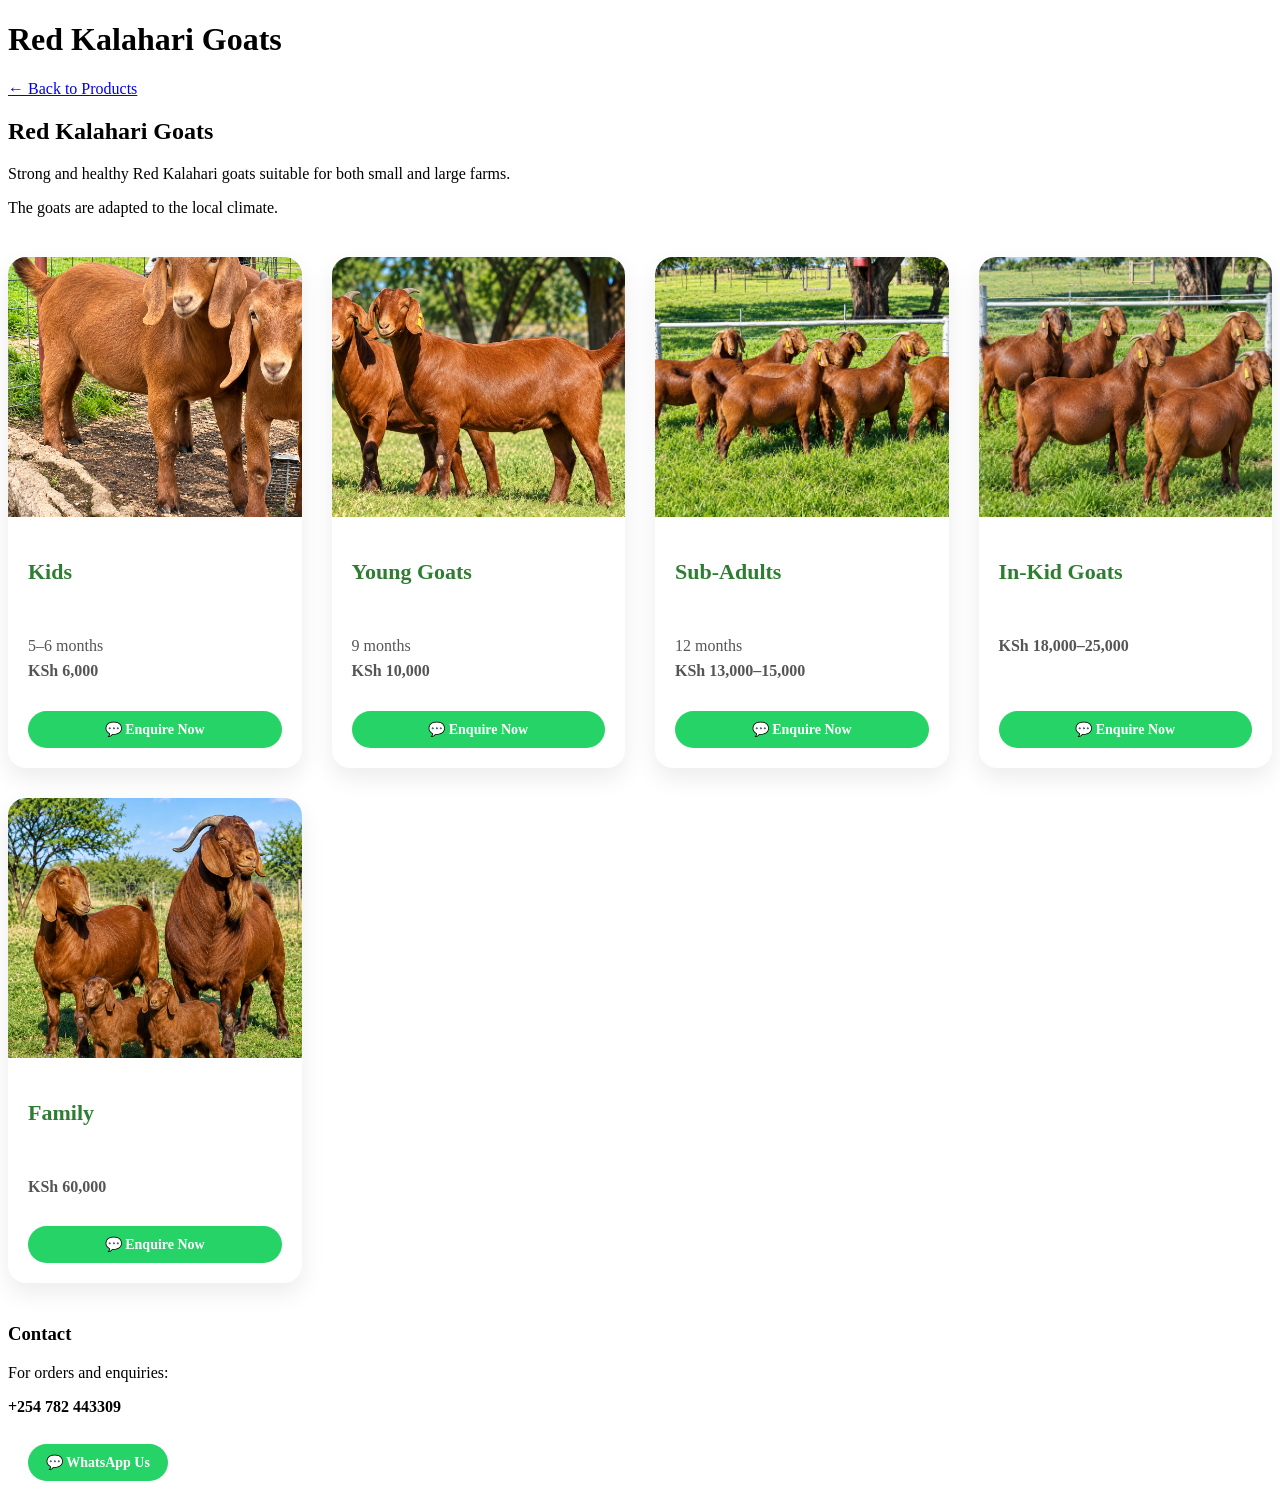
<file: kalahari.html>
<!DOCTYPE html>
<html lang="en">

<head>
    <meta charset="UTF-8">
    <meta name="viewport" content="width=device-width, initial-scale=1.0">

    <title>Red Kalahari Goats | KALRO</title>

    <link rel="stylesheet" href="product.css">

    <style>
        .enquire-btn {
            display: inline-block;
            margin-top: 12px;
            padding: 10px 18px;
            background: #25D366;
            color: white;
            text-decoration: none;
            border-radius: 25px;
            font-weight: 700;
            font-size: 14px;
            transition: 0.3s ease;
        }

        .enquire-btn:hover {
            background: #1da851;
            transform: translateY(-2px);
            box-shadow: 0 6px 15px rgba(37, 211, 102, 0.3);
        }
    </style>
</head>

<body>

    <!-- Header -->
    <header>
        <h1>Red Kalahari Goats</h1>

        <a href="index.html">
            ← Back to Products
        </a>
    </header>


    <!-- Main Content -->
    <main>

        <h2>Red Kalahari Goats</h2>

        <p>
            Strong and healthy Red Kalahari goats suitable for
            both small and large farms.
        </p>

        <p>
            The goats are adapted to the local climate.
        </p>


        <!-- Goat Products -->
        <div class="products">


            <!-- Kids -->
            <div class="product">

                <img src="young.png"
                     alt="Red Kalahari Goat Kids">

                <h3>Kids</h3>

                <p>
                    5–6 months
                    <br>
                    <strong>KSh 6,000</strong>
                </p>

                <a class="enquire-btn"
                   href="https://wa.me/254782443309?text=Hello%2C%20I%20am%20interested%20in%20your%20Red%20Kalahari%20Goat%20Kids%20aged%205-6%20months%20at%20KSh%206%2C000."
                   target="_blank"
                   rel="noopener">
                    💬 Enquire Now
                </a>

            </div>


            <!-- Young Goats -->
            <div class="product">

                <img src="kids.png"
                     alt="Young Red Kalahari Goats">

                <h3>Young Goats</h3>

                <p>
                    9 months
                    <br>
                    <strong>KSh 10,000</strong>
                </p>

                <a class="enquire-btn"
                   href="https://wa.me/254782443309?text=Hello%2C%20I%20am%20interested%20in%20your%209-month-old%20Red%20Kalahari%20Young%20Goats%20at%20KSh%2010%2C000."
                   target="_blank"
                   rel="noopener">
                    💬 Enquire Now
                </a>

            </div>


            <!-- Sub-Adults -->
            <div class="product">

                <img src="sub.png"
                     alt="Red Kalahari Sub-Adult Goats">

                <h3>Sub-Adults</h3>

                <p>
                    12 months
                    <br>
                    <strong>KSh 13,000–15,000</strong>
                </p>

                <a class="enquire-btn"
                   href="https://wa.me/254782443309?text=Hello%2C%20I%20am%20interested%20in%20your%2012-month-old%20Red%20Kalahari%20Sub-Adult%20Goats%20priced%20at%20KSh%2013%2C000-15%2C000."
                   target="_blank"
                   rel="noopener">
                    💬 Enquire Now
                </a>

            </div>


            <!-- In-Kid -->
            <div class="product">

                <img src="in.png"
                     alt="Red Kalahari In-Kid Goats">

                <h3>In-Kid Goats</h3>

                <p>
                    <strong>KSh 18,000–25,000</strong>
                </p>

                <a class="enquire-btn"
                   href="https://wa.me/254782443309?text=Hello%2C%20I%20am%20interested%20in%20your%20Red%20Kalahari%20In-Kid%20Goats%20priced%20at%20KSh%2018%2C000-25%2C000."
                   target="_blank"
                   rel="noopener">
                    💬 Enquire Now
                </a>

            </div>


            <!-- Family -->
            <div class="product">

                <img src="fam.png"
                     alt="Red Kalahari Family">

                <h3>Family</h3>

                <p>
                    <strong>KSh 60,000</strong>
                </p>

                <a class="enquire-btn"
                   href="https://wa.me/254782443309?text=Hello%2C%20I%20am%20interested%20in%20your%20Red%20Kalahari%20Goat%20Family%20package%20at%20KSh%2060%2C000."
                   target="_blank"
                   rel="noopener">
                    💬 Enquire Now
                </a>

            </div>


        </div>


        <!-- Contact -->
        <section>

            <h3>Contact</h3>

            <p>
                For orders and enquiries:
            </p>

            <p>
                <strong>+254 782 443309</strong>
            </p>

            <a class="enquire-btn"
               href="https://wa.me/254782443309?text=Hello%2C%20I%20would%20like%20to%20enquire%20about%20your%20Red%20Kalahari%20Goats."
               target="_blank"
               rel="noopener">
                💬 WhatsApp Us
            </a>

        </section>


    </main>


</body>

</html>
</file>
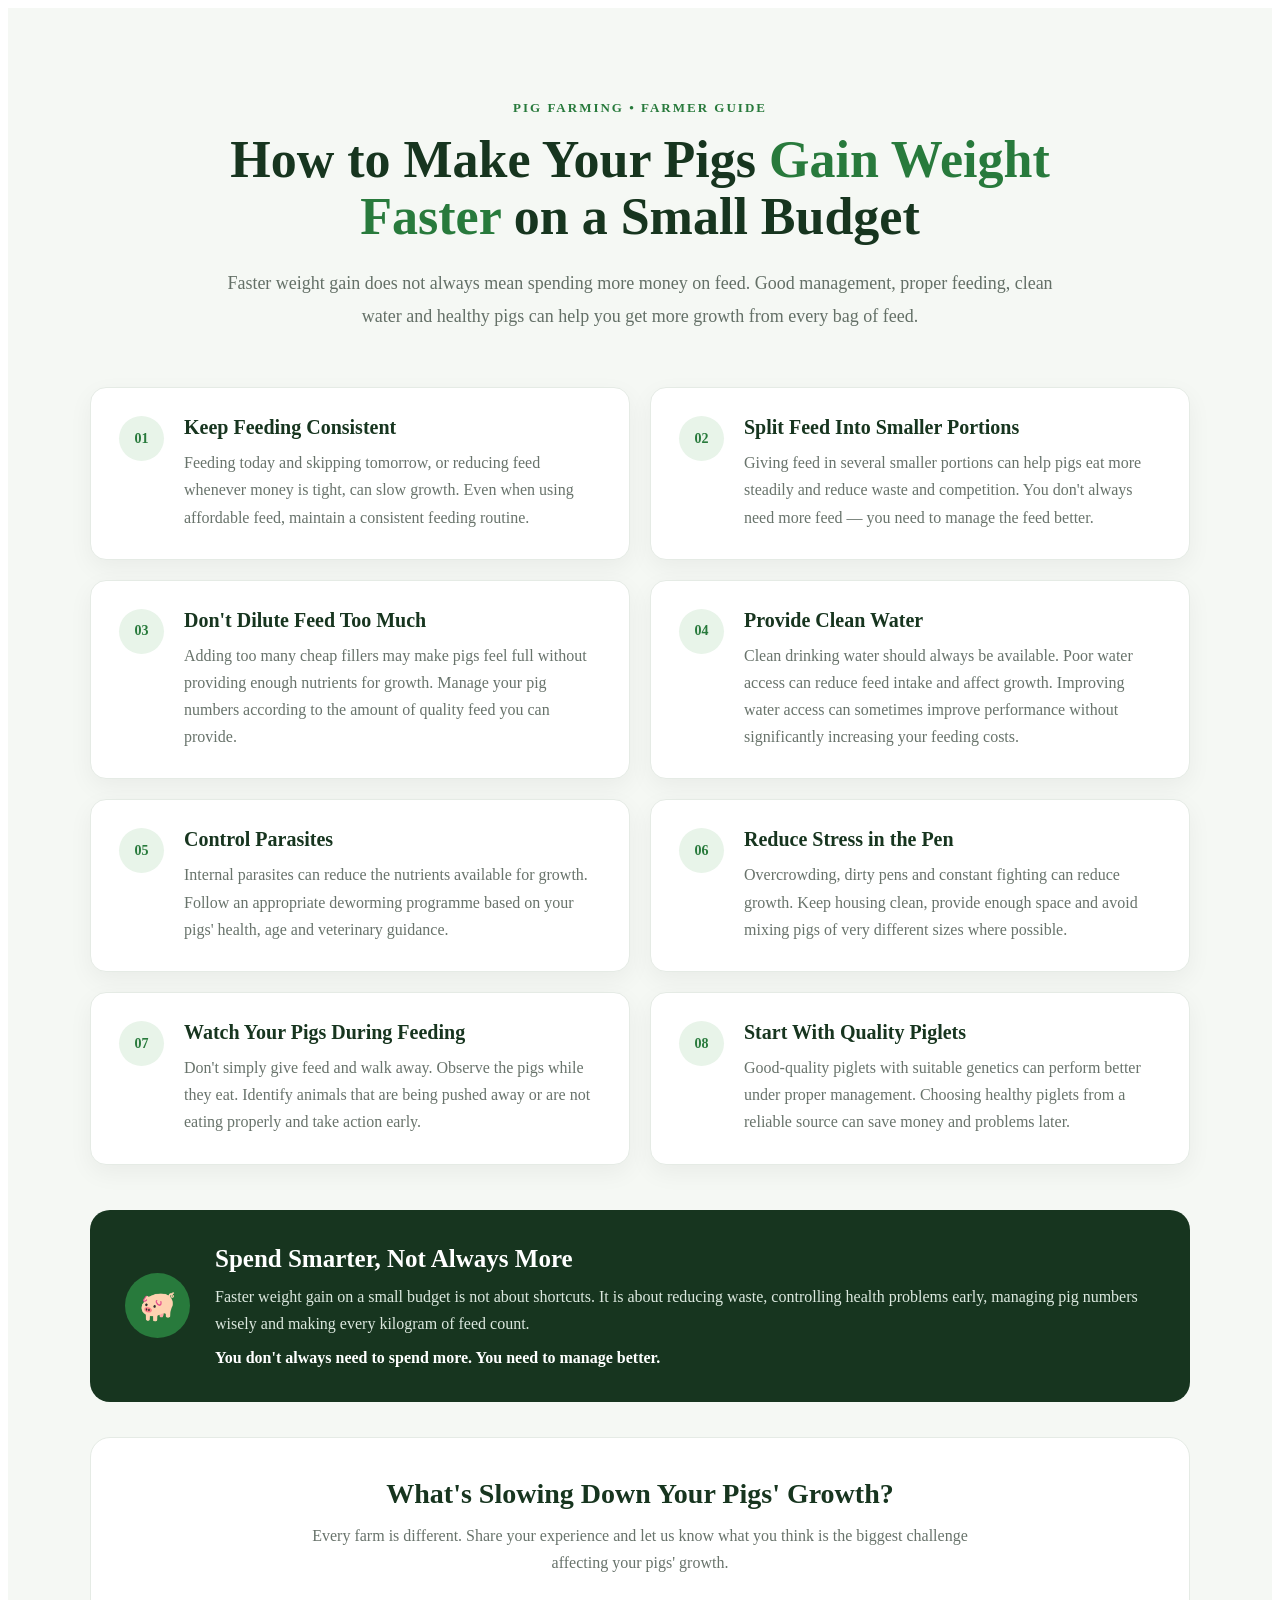
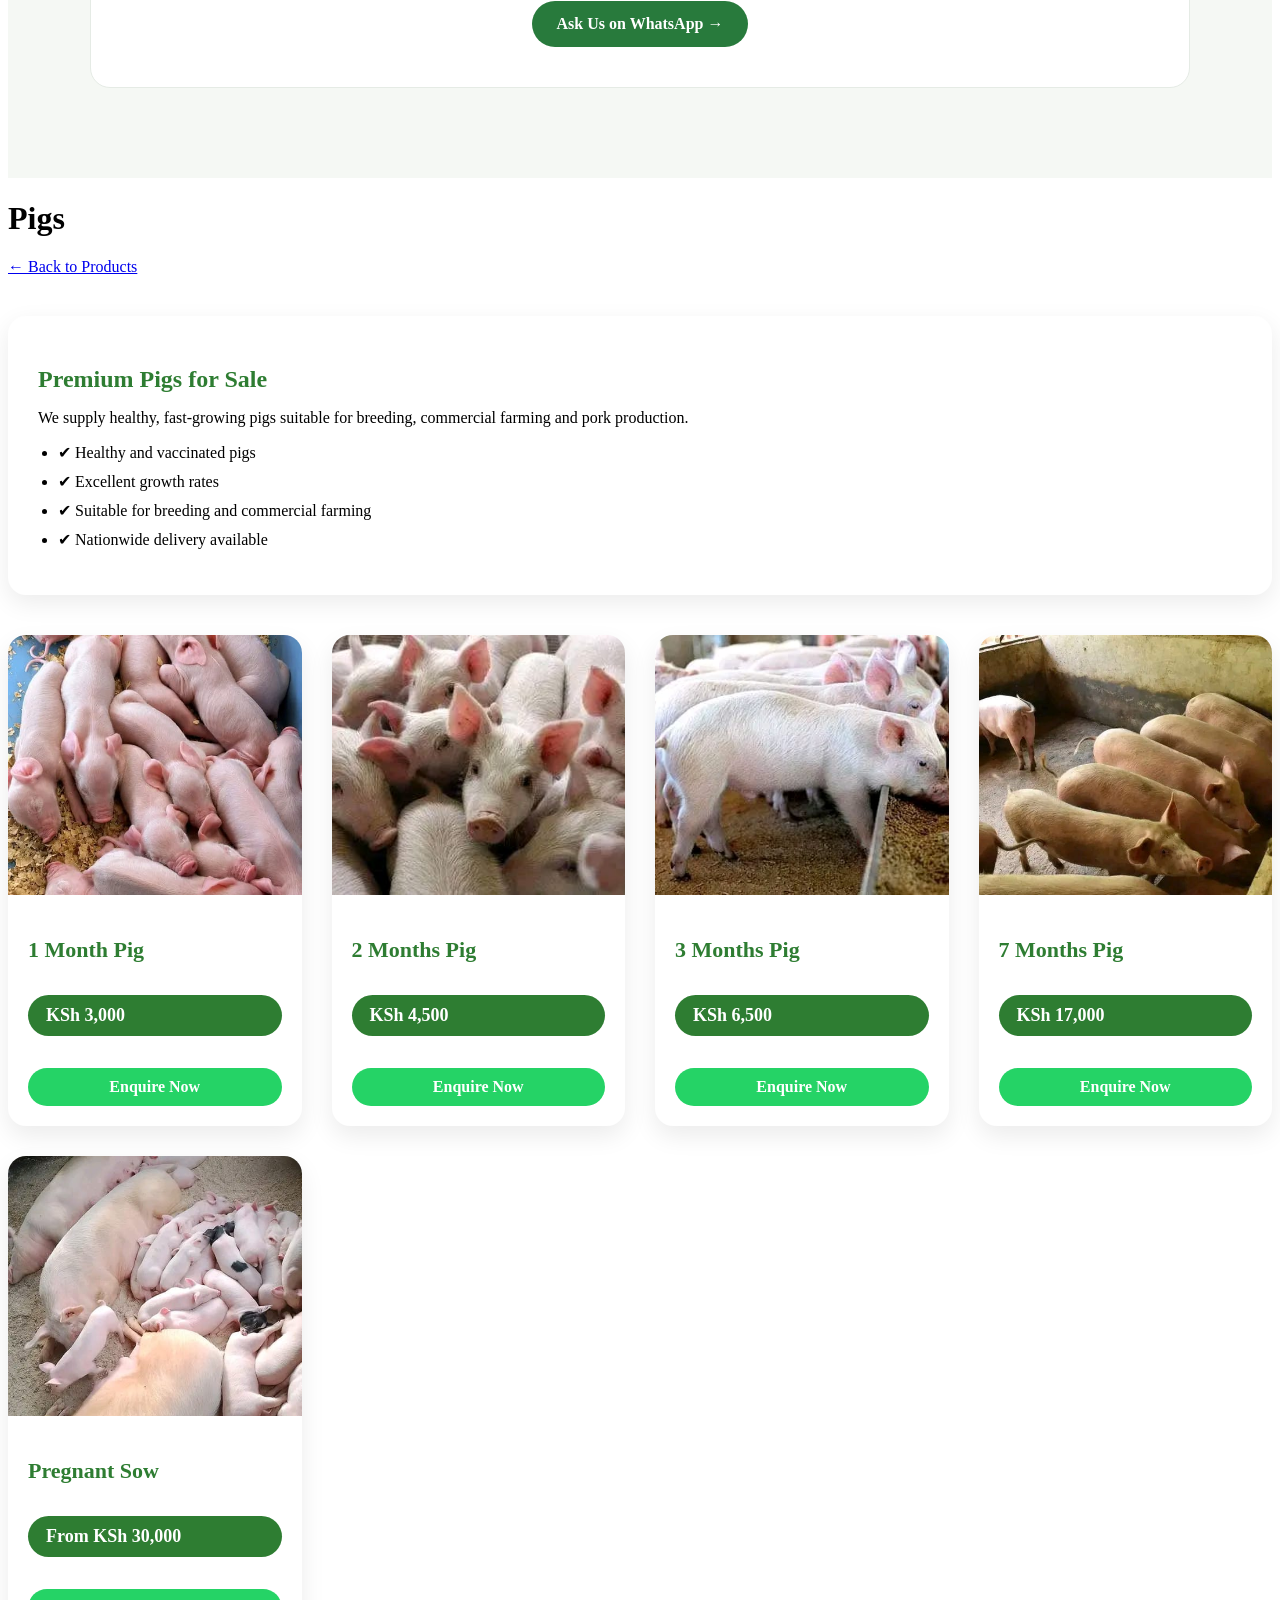
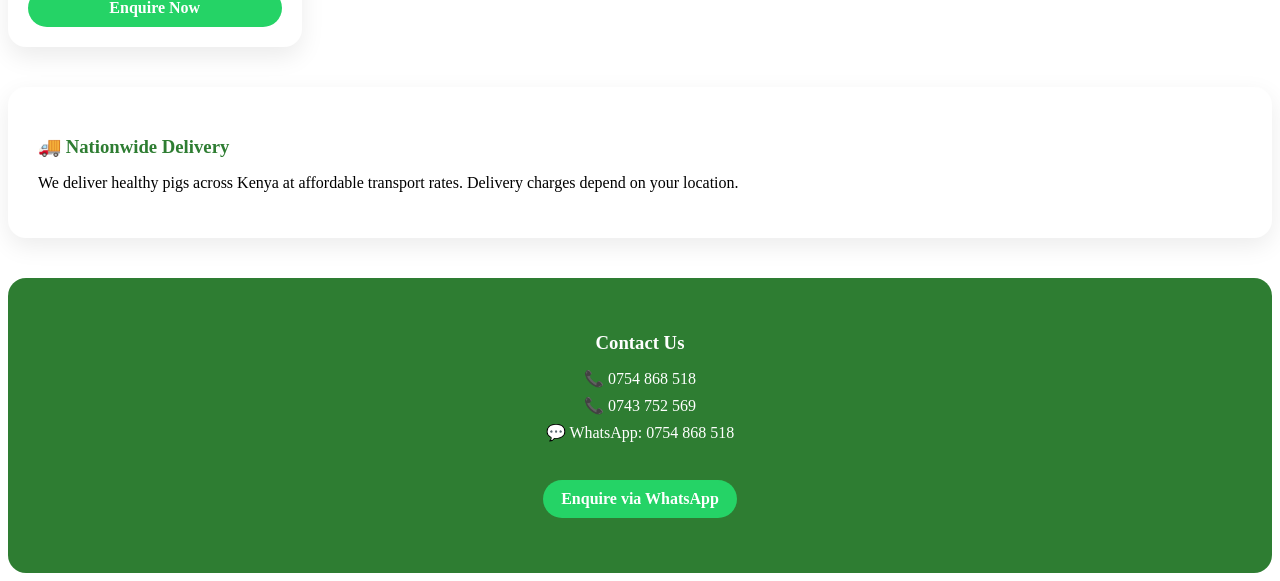
<file: pigs.html>
<!DOCTYPE html>
<html lang="en">

<head>

    <meta charset="UTF-8">

    <meta name="viewport" content="width=device-width, initial-scale=1.0">

    <title>Pigs | KALRO Farm Naivasha</title>

    <link rel="stylesheet" href="product.css">
    <!-- ================= PIG WEIGHT GAIN GUIDE ================= -->

<section class="pig-guide">

    <div class="pig-guide-container">

        <div class="pig-guide-header">

            <span class="pig-guide-kicker">PIG FARMING • FARMER GUIDE</span>

            <h2>
                How to Make Your Pigs
                <span>Gain Weight Faster</span>
                on a Small Budget
            </h2>

            <p class="pig-guide-intro">
                Faster weight gain does not always mean spending more money on feed.
                Good management, proper feeding, clean water and healthy pigs can help
                you get more growth from every bag of feed.
            </p>

        </div>


        <div class="pig-guide-content">

            <div class="guide-point">
                <span>01</span>
                <div>
                    <h3>Keep Feeding Consistent</h3>
                    <p>
                        Feeding today and skipping tomorrow, or reducing feed whenever
                        money is tight, can slow growth. Even when using affordable feed,
                        maintain a consistent feeding routine.
                    </p>
                </div>
            </div>


            <div class="guide-point">
                <span>02</span>
                <div>
                    <h3>Split Feed Into Smaller Portions</h3>
                    <p>
                        Giving feed in several smaller portions can help pigs eat more
                        steadily and reduce waste and competition. You don't always need
                        more feed — you need to manage the feed better.
                    </p>
                </div>
            </div>


            <div class="guide-point">
                <span>03</span>
                <div>
                    <h3>Don't Dilute Feed Too Much</h3>
                    <p>
                        Adding too many cheap fillers may make pigs feel full without
                        providing enough nutrients for growth. Manage your pig numbers
                        according to the amount of quality feed you can provide.
                    </p>
                </div>
            </div>


            <div class="guide-point">
                <span>04</span>
                <div>
                    <h3>Provide Clean Water</h3>
                    <p>
                        Clean drinking water should always be available. Poor water access
                        can reduce feed intake and affect growth. Improving water access
                        can sometimes improve performance without significantly increasing
                        your feeding costs.
                    </p>
                </div>
            </div>


            <div class="guide-point">
                <span>05</span>
                <div>
                    <h3>Control Parasites</h3>
                    <p>
                        Internal parasites can reduce the nutrients available for growth.
                        Follow an appropriate deworming programme based on your pigs'
                        health, age and veterinary guidance.
                    </p>
                </div>
            </div>


            <div class="guide-point">
                <span>06</span>
                <div>
                    <h3>Reduce Stress in the Pen</h3>
                    <p>
                        Overcrowding, dirty pens and constant fighting can reduce growth.
                        Keep housing clean, provide enough space and avoid mixing pigs of
                        very different sizes where possible.
                    </p>
                </div>
            </div>


            <div class="guide-point">
                <span>07</span>
                <div>
                    <h3>Watch Your Pigs During Feeding</h3>
                    <p>
                        Don't simply give feed and walk away. Observe the pigs while they
                        eat. Identify animals that are being pushed away or are not eating
                        properly and take action early.
                    </p>
                </div>
            </div>


            <div class="guide-point">
                <span>08</span>
                <div>
                    <h3>Start With Quality Piglets</h3>
                    <p>
                        Good-quality piglets with suitable genetics can perform better
                        under proper management. Choosing healthy piglets from a reliable
                        source can save money and problems later.
                    </p>
                </div>
            </div>

        </div>


        <!-- KEY MESSAGE -->

        <div class="pig-guide-message">

            <div class="message-icon">🐖</div>

            <div>
                <h3>Spend Smarter, Not Always More</h3>

                <p>
                    Faster weight gain on a small budget is not about shortcuts.
                    It is about reducing waste, controlling health problems early,
                    managing pig numbers wisely and making every kilogram of feed count.
                </p>

                <strong>
                    You don't always need to spend more. You need to manage better.
                </strong>
            </div>

        </div>


        <!-- FARMER QUESTION -->

        <div class="pig-guide-question">

            <h3>What's Slowing Down Your Pigs' Growth?</h3>

            <p>
                Every farm is different. Share your experience and let us know what
                you think is the biggest challenge affecting your pigs' growth.
            </p>

            <a href="https://wa.me/254782443309?text=Hello%2C%20I%20would%20like%20advice%20about%20pig%20growth%20and%20feeding."
               class="pig-guide-btn"
               target="_blank"
               rel="noopener">
                Ask Us on WhatsApp →
            </a>

        </div>

    </div>

</section>


<!-- ================= PIG GUIDE CSS ================= -->

<style>

.pig-guide {
    padding: 90px 20px;
    background: #f5f8f4;
}

.pig-guide-container {
    max-width: 1100px;
    margin: auto;
}


/* HEADER */

.pig-guide-header {
    max-width: 850px;
    margin: 0 auto 55px;
    text-align: center;
}

.pig-guide-kicker {
    display: inline-block;
    margin-bottom: 15px;
    font-size: 13px;
    font-weight: 800;
    letter-spacing: 2px;
    color: #287a3c;
}

.pig-guide-header h2 {
    margin: 0;
    font-size: clamp(32px, 5vw, 52px);
    line-height: 1.1;
    color: #17351f;
}

.pig-guide-header h2 span {
    color: #287a3c;
}

.pig-guide-intro {
    margin-top: 22px;
    font-size: 18px;
    line-height: 1.8;
    color: #647067;
}


/* GUIDE POINTS */

.pig-guide-content {
    display: grid;
    grid-template-columns: repeat(2, 1fr);
    gap: 20px;
}

.guide-point {
    display: flex;
    gap: 20px;
    padding: 28px;
    background: white;
    border-radius: 16px;
    border: 1px solid #e5ebe5;
    box-shadow: 0 8px 25px rgba(0,0,0,0.05);
    transition: transform .25s ease, box-shadow .25s ease;
}

.guide-point:hover {
    transform: translateY(-5px);
    box-shadow: 0 15px 35px rgba(0,0,0,0.09);
}

.guide-point > span {
    min-width: 45px;
    height: 45px;
    display: flex;
    align-items: center;
    justify-content: center;
    border-radius: 50%;
    background: #e8f4e9;
    color: #287a3c;
    font-weight: 800;
    font-size: 14px;
}

.guide-point h3 {
    margin: 0 0 10px;
    color: #17351f;
    font-size: 20px;
}

.guide-point p {
    margin: 0;
    color: #68736b;
    line-height: 1.7;
}


/* KEY MESSAGE */

.pig-guide-message {
    display: flex;
    gap: 25px;
    align-items: center;
    margin-top: 45px;
    padding: 35px;
    border-radius: 20px;
    background: #17351f;
    color: white;
}

.message-icon {
    min-width: 65px;
    height: 65px;
    display: flex;
    align-items: center;
    justify-content: center;
    border-radius: 50%;
    background: #287a3c;
    font-size: 30px;
}

.pig-guide-message h3 {
    margin: 0 0 10px;
    font-size: 25px;
}

.pig-guide-message p {
    margin: 0 0 12px;
    line-height: 1.7;
    color: #dce8df;
}

.pig-guide-message strong {
    color: #ffffff;
}


/* QUESTION */

.pig-guide-question {
    margin-top: 35px;
    padding: 40px 30px;
    text-align: center;
    background: white;
    border-radius: 20px;
    border: 1px solid #e5ebe5;
}

.pig-guide-question h3 {
    margin: 0 0 12px;
    font-size: 28px;
    color: #17351f;
}

.pig-guide-question p {
    max-width: 700px;
    margin: 0 auto 25px;
    color: #68736b;
    line-height: 1.7;
}

.pig-guide-btn {
    display: inline-block;
    padding: 14px 25px;
    border-radius: 50px;
    background: #287a3c;
    color: white;
    text-decoration: none;
    font-weight: 700;
    transition: .25s ease;
}

.pig-guide-btn:hover {
    background: #1d602e;
    transform: translateY(-2px);
}


/* MOBILE */

@media (max-width: 768px) {

    .pig-guide {
        padding: 60px 15px;
    }

    .pig-guide-content {
        grid-template-columns: 1fr;
    }

    .pig-guide-header h2 {
        font-size: 34px;
    }

    .pig-guide-intro {
        font-size: 16px;
    }

    .guide-point {
        padding: 22px;
    }

    .pig-guide-message {
        flex-direction: column;
        text-align: center;
        padding: 30px 20px;
    }

    .pig-guide-question {
        padding: 30px 20px;
    }

}

</style>

    <style>

        .enquire-btn{
            display:inline-block;
            margin-top:12px;
            padding:10px 18px;
            background:#25D366;
            color:#fff;
            text-decoration:none;
            border-radius:30px;
            font-weight:700;
            transition:.3s;
        }

        .enquire-btn:hover{
            background:#1EBE5D;
            transform:translateY(-2px);
            box-shadow:0 8px 20px rgba(37,211,102,.3);
        }

    </style>

</head>

<body>

<header>

    <h1>Pigs</h1>

    <a href="index.html">← Back to Products</a>

</header>


<main>

<div class="features">

    <h2>Premium Pigs for Sale</h2>

    <p>
        We supply healthy, fast-growing pigs suitable for breeding,
        commercial farming and pork production.
    </p>

    <ul>
        <li>✔ Healthy and vaccinated pigs</li>
        <li>✔ Excellent growth rates</li>
        <li>✔ Suitable for breeding and commercial farming</li>
        <li>✔ Nationwide delivery available</li>
    </ul>

</div>


<div class="products">

    <!-- 1 Month -->

    <div class="product">

        <img src="pig 1.jpg" alt="1 Month Pig">

        <h3>1 Month Pig</h3>

        <div class="price-tag">
    KSh 3,000
</div>

        <a class="enquire-btn"
        href="https://wa.me/254754868518?text=Hello,%20I%20would%20like%20to%20enquire%20about%20the%201%20Month%20Pig%20priced%20at%20KSh%203,000."
        target="_blank">

        Enquire Now

        </a>

    </div>


    <!-- 2 Months -->

    <div class="product">

        <img src="pigs 2.jpg" alt="2 Months Pig">

        <h3>2 Months Pig</h3>

       <div class="price-tag">
    KSh 4,500
</div>

        <a class="enquire-btn"
        href="https://wa.me/254754868518?text=Hello,%20I%20would%20like%20to%20enquire%20about%20the%202%20Months%20Pig%20priced%20at%20KSh%204,500."
        target="_blank">

        Enquire Now

        </a>

    </div>


    <!-- 3 Months -->

    <div class="product">

        <img src="pigs 3.jpg" alt="3 Months Pig">

        <h3>3 Months Pig</h3>

        <div class="price-tag">
    KSh 6,500
</div>

        <a class="enquire-btn"
        href="https://wa.me/254754868518?text=Hello,%20I%20would%20like%20to%20enquire%20about%20the%203%20Months%20Pig%20priced%20at%20KSh%206,500."
        target="_blank">

        Enquire Now

        </a>

    </div>


    <!-- 4 Months

    <div class="product">

        <img src="pigs 4.jpg" alt="4 Months Pig">

        <h3>4 Months Pig</h3>

        <p><strong>KSh 8,500</strong></p>

        <a class="enquire-btn"
        href="https://wa.me/254754868518?text=Hello,%20I%20would%20like%20to%20enquire%20about%20the%204%20Months%20Pig%20priced%20at%20KSh%208,500."
        target="_blank">

        Enquire Now

        </a>

    </div> -->


<!-- 
    6 Months

    <div class="product">

        <img src="pig6.png" alt="6 Months Pig">

        <h3>6 Months Pig</h3>

        <p><strong>KSh 14,000</strong></p>

        <a class="enquire-btn"
        href="https://wa.me/254754868518?text=Hello,%20I%20would%20like%20to%20enquire%20about%20the%206%20Months%20Pig%20priced%20at%20KSh%2014,000."
        target="_blank">

        Enquire Now

        </a>

    </div> -->
    

    <!-- 7 Months -->

    <div class="product">

        <img src="pig 7.jpg" alt="7 Months Pig">

        <h3>7 Months Pig</h3>

        <div class="price-tag">
    KSh 17,000
</div>

        <a class="enquire-btn"
        href="https://wa.me/254754868518?text=Hello,%20I%20would%20like%20to%20enquire%20about%20the%207%20Months%20Pig%20priced%20at%20KSh%2017,000."
        target="_blank">

        Enquire Now

        </a>

    </div>

    <!-- Matured Boar

    <div class="product">

        <img src="boar.png" alt="Matured Boar">

        <h3>Matured Boar</h3>

        <p><strong>KSh 30,000</strong></p>

        <a class="enquire-btn"
        href="https://wa.me/254754868518?text=Hello,%20I%20would%20like%20to%20enquire%20about%20the%20Matured%20Boar."
        target="_blank">

        Enquire Now

        </a>

    </div> --> 

    <!-- Matured Sow

    <div class="product">

        <img src="matured sow.jpg" alt="Matured Sow">

        <h3>Matured Sow</h3>

        <p><strong>KSh 25,000</strong></p>

        <a class="enquire-btn"
        href="https://wa.me/254754868518?text=Hello,%20I%20would%20like%20to%20enquire%20about%20the%20Matured%20Sow."
        target="_blank">

        Enquire Now

        </a>

    </div>
 -->

    <!-- Pregnant Sow -->

    <div class="product">

        <img src="preg sow.jpg" alt="Pregnant Sow">

        <h3>Pregnant Sow</h3>

        <div class="price-tag">
    From KSh 30,000
</div>

        <a class="enquire-btn"
        href="https://wa.me/254754868518?text=Hello,%20I%20would%20like%20to%20enquire%20about%20the%20Pregnant%20Sow."
        target="_blank">

        Enquire Now

        </a>

    </div>

</div>
<div class="delivery-box">

    <h3>🚚 Nationwide Delivery</h3>

    <p>
        We deliver healthy pigs across Kenya at affordable transport rates.
        Delivery charges depend on your location.
    </p>

</div>
<div class="contact-box">

    <h3>Contact Us</h3>

    <p>📞 0754 868 518</p>

    <p>📞 0743 752 569</p>

    <p>💬 WhatsApp: 0754 868 518</p>

    <br>

    <a class="enquire-btn"
       href="https://wa.me/254754868518?text=Hello,%20I%20would%20like%20to%20enquire%20about%20your%20pigs."
       target="_blank">

       Enquire via WhatsApp

    </a>

</div>

</main>

</body>

</html>
</file>
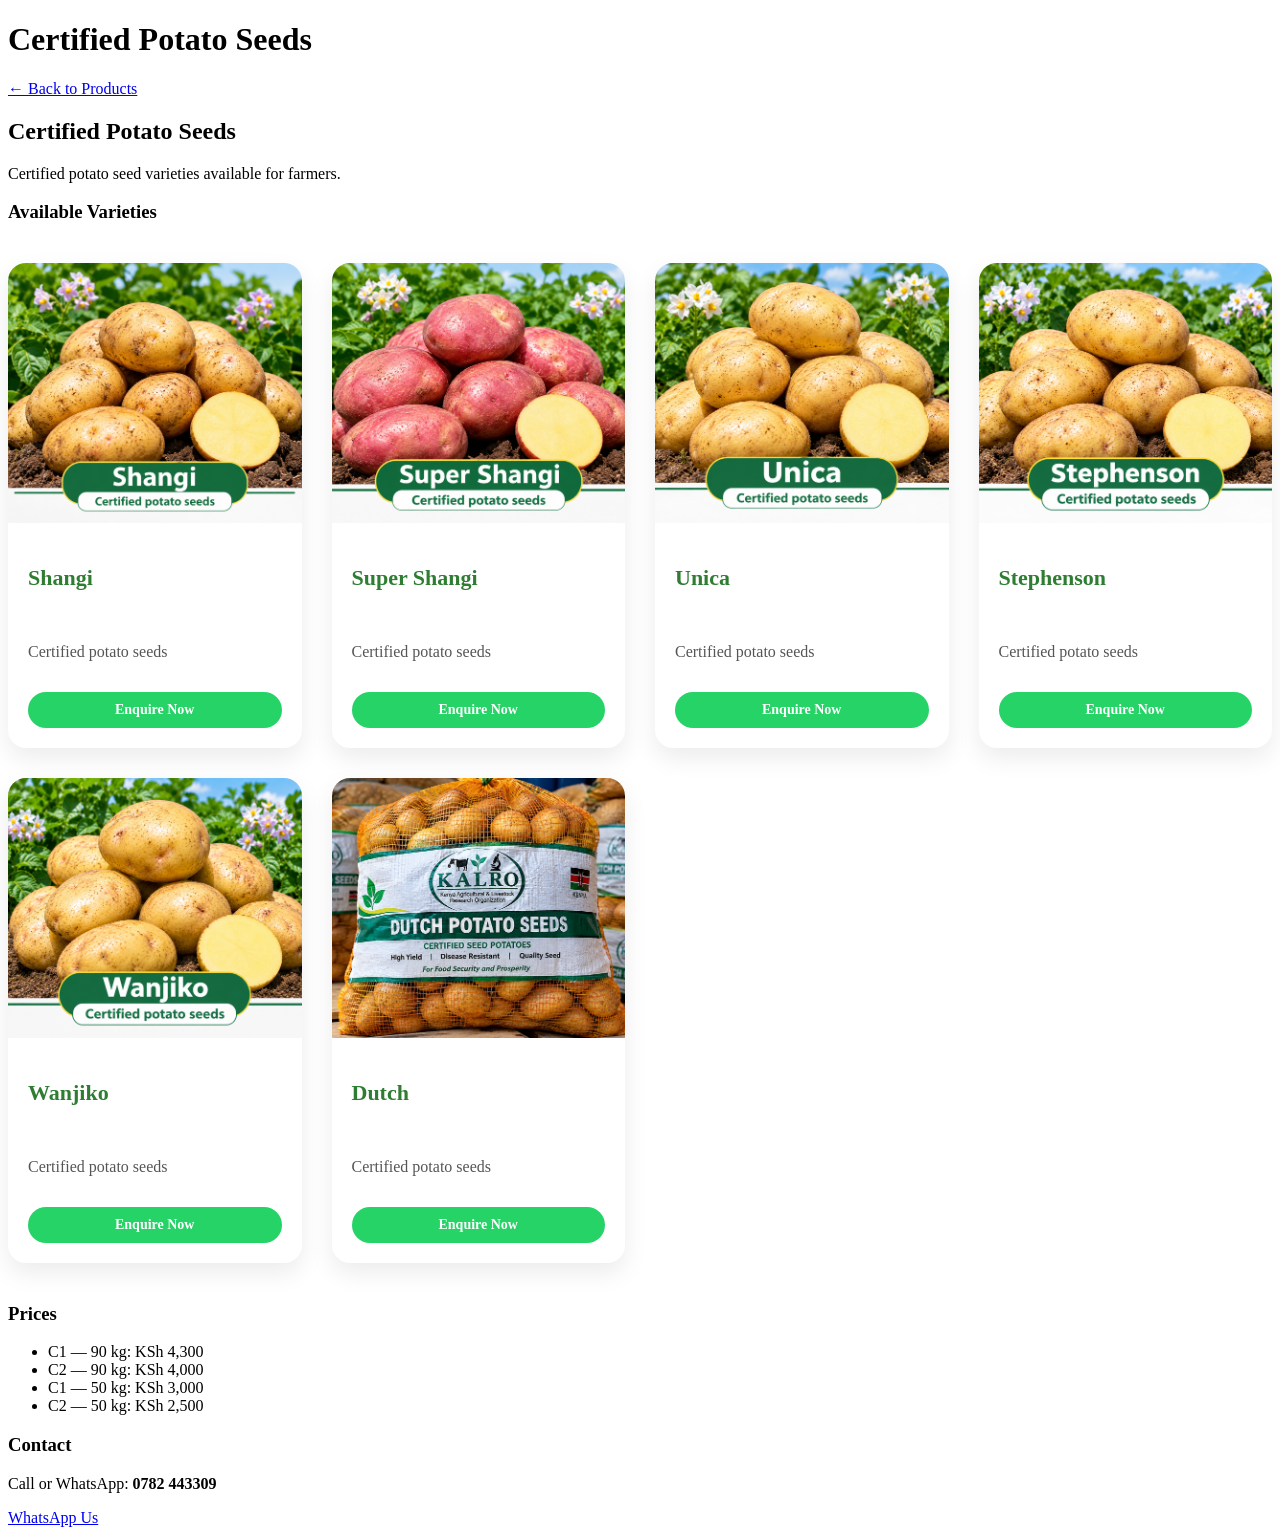
<file: potato.html>
<!DOCTYPE html>
<html lang="en">

<head>

    <meta charset="UTF-8">

    <meta name="viewport" content="width=device-width, initial-scale=1.0">

    <title>Certified Potato Seeds | KALRO</title>

    <link rel="stylesheet" href="product.css">

    <style>

        .enquire-btn {
            display: inline-block;
            margin-top: 12px;
            padding: 10px 18px;
            background: #25D366;
            color: white;
            text-decoration: none;
            border-radius: 25px;
            font-weight: 700;
            font-size: 14px;
            transition: 0.3s ease;
        }

        .enquire-btn:hover {
            background: #1da851;
            transform: translateY(-2px);
            box-shadow: 0 6px 15px rgba(37, 211, 102, 0.3);
        }

    </style>

</head>


<body>


    <!-- Header -->

    <header>

        <h1>Certified Potato Seeds</h1>

        <a href="index.html">
            ← Back to Products
        </a>

    </header>



    <!-- Main Content -->

    <main>

        <h2>Certified Potato Seeds</h2>

        <p>
            Certified potato seed varieties available
            for farmers.
        </p>


        <!-- Potato Varieties -->

        <h3>Available Varieties</h3>

        <div class="products">


            <!-- Shangi -->

            <div class="product">

                <img
                    src="shangi.png"
                    alt="Shangi Potato Seeds"
                >

                <h3>Shangi</h3>

                <p>
                    Certified potato seeds
                </p>

                <a
                    class="enquire-btn"
                    href="https://wa.me/254782443309?text=Hello%2C%20I%20would%20like%20to%20enquire%20about%20Shangi%20certified%20potato%20seeds."
                    target="_blank"
                    rel="noopener"
                >
                    Enquire Now
                </a>

            </div>



            <!-- Super Shangi -->

            <div class="product">

                <img
                    src="super shangi.png"
                    alt="Super Shangi Potato Seeds"
                >

                <h3>Super Shangi</h3>

                <p>
                    Certified potato seeds
                </p>

                <a
                    class="enquire-btn"
                    href="https://wa.me/254782443309?text=Hello%2C%20I%20would%20like%20to%20enquire%20about%20Super%20Shangi%20certified%20potato%20seeds."
                    target="_blank"
                    rel="noopener"
                >
                    Enquire Now
                </a>

            </div>



            <!-- Unica -->

            <div class="product">

                <img
                    src="unica.png"
                    alt="Unica Potato Seeds"
                >

                <h3>Unica</h3>

                <p>
                    Certified potato seeds
                </p>

                <a
                    class="enquire-btn"
                    href="https://wa.me/254782443309?text=Hello%2C%20I%20would%20like%20to%20enquire%20about%20Unica%20certified%20potato%20seeds."
                    target="_blank"
                    rel="noopener"
                >
                    Enquire Now
                </a>

            </div>



            <!-- Stephenson -->

            <div class="product">

                <img
                    src="steph.png"
                    alt="Stephenson Potato Seeds"
                >

                <h3>Stephenson</h3>

                <p>
                    Certified potato seeds
                </p>

                <a
                    class="enquire-btn"
                    href="https://wa.me/254782443309?text=Hello%2C%20I%20would%20like%20to%20enquire%20about%20Stephenson%20certified%20potato%20seeds."
                    target="_blank"
                    rel="noopener"
                >
                    Enquire Now
                </a>

            </div>



            <!-- Wanjiko -->

            <div class="product">

                <img
                    src="wanj.png"
                    alt="Wanjiko Potato Seeds"
                >

                <h3>Wanjiko</h3>

                <p>
                    Certified potato seeds
                </p>

                <a
                    class="enquire-btn"
                    href="https://wa.me/254782443309?text=Hello%2C%20I%20would%20like%20to%20enquire%20about%20Wanjiko%20certified%20potato%20seeds."
                    target="_blank"
                    rel="noopener"
                >
                    Enquire Now
                </a>

            </div>



            <!-- Dutch -->

            <div class="product">

                <img
                    src="dutch.png"
                    alt="Dutch Potato Seeds"
                >

                <h3>Dutch</h3>

                <p>
                    Certified potato seeds
                </p>

                <a
                    class="enquire-btn"
                    href="https://wa.me/254782443309?text=Hello%2C%20I%20would%20like%20to%20enquire%20about%20Dutch%20certified%20potato%20seeds."
                    target="_blank"
                    rel="noopener"
                >
                    Enquire Now
                </a>

            </div>


        </div>



        <!-- Prices -->

        <h3>Prices</h3>

        <ul>

            <li>C1 — 90 kg: KSh 4,300</li>

            <li>C2 — 90 kg: KSh 4,000</li>

            <li>C1 — 50 kg: KSh 3,000</li>

            <li>C2 — 50 kg: KSh 2,500</li>

        </ul>



        <!-- Contact -->

        <h3>Contact</h3>

        <p>

            Call or WhatsApp:
            <strong>0782 443309</strong>

        </p>


        <a
            href="https://wa.me/254782443309?text=Hello%2C%20I%20would%20like%20to%20enquire%20about%20your%20certified%20potato%20seeds."
            target="_blank"
            rel="noopener"
        >
            WhatsApp Us
        </a>


    </main>


</body>

</html>
</file>
<file: product.css>
/* ==================================================
   PRODUCT PAGES
   Works for Goats, Sheep, Pigs, Poultry, Fodder, etc.
================================================== */

/* Product Grid */

.products{
    display:grid;
    grid-template-columns:repeat(auto-fit,minmax(280px,1fr));
    gap:30px;
    margin:40px 0;
}

/* Product Card */

.product{
    background:#fff;
    border-radius:18px;
    overflow:hidden;
    box-shadow:0 10px 25px rgba(0,0,0,.08);
    transition:.3s ease;
    display:flex;
    flex-direction:column;
}

.product:hover{
    transform:translateY(-8px);
    box-shadow:0 18px 40px rgba(0,0,0,.15);
}

/* Images */

.product img{
    width:100%;
    height:260px;
    object-fit:cover;
    display:block;
}

/* Product Name */

.product h3{
    padding:20px 20px 10px;
    color:#2e7d32;
    font-size:22px;
}

/* Description */

.product p{
    padding:0 20px;
    margin-bottom:15px;
    color:#555;
    line-height:1.6;
    flex:1;
}

/* Price */

.price-tag{
    display:inline-block;
    margin:0 20px 20px;
    padding:10px 18px;
    background:#2e7d32;
    color:#fff;
    border-radius:30px;
    font-weight:bold;
    font-size:18px;
}

/* WhatsApp Button */

.enquire-btn{
    margin:0 20px 20px;
    padding:14px;
    text-align:center;
    text-decoration:none;
    background:#25D366;
    color:#fff;
    border-radius:40px;
    font-weight:700;
    transition:.3s;
}

.enquire-btn:hover{
    background:#1EBE5D;
}

/* Feature / Info Box */

.features,
.delivery-box{
    background:#fff;
    padding:30px;
    border-radius:18px;
    box-shadow:0 8px 25px rgba(0,0,0,.08);
    margin:40px 0;
}

.features h2,
.delivery-box h3{
    color:#2e7d32;
    margin-bottom:15px;
}

.features ul{
    margin-top:15px;
    padding-left:20px;
}

.features li{
    margin-bottom:10px;
}

/* Contact */

.contact-box{
    background:#2e7d32;
    color:#fff;
    padding:35px;
    border-radius:18px;
    text-align:center;
    margin-top:40px;
}

.contact-box h3{
    margin-bottom:15px;
}

.contact-box p{
    margin:8px 0;
}

/* Forms */

.enquiry-card{
    background:#fff;
    max-width:800px;
    margin:50px auto;
    padding:40px;
    border-radius:20px;
    box-shadow:0 10px 30px rgba(0,0,0,.08);
}

.form-group{
    margin-bottom:20px;
}

.form-group label{
    display:block;
    margin-bottom:8px;
    font-weight:600;
}

.form-group input,
.form-group textarea,
.form-group select{
    width:100%;
    padding:14px;
    border:1px solid #ddd;
    border-radius:8px;
    font-size:16px;
}

.form-group input:focus,
.form-group textarea:focus,
.form-group select:focus{
    outline:none;
    border-color:#2e7d32;
}

.whatsapp-btn{
    width:100%;
    padding:16px;
    background:#25D366;
    color:#fff;
    border:none;
    border-radius:40px;
    font-size:18px;
    font-weight:700;
    cursor:pointer;
}

.whatsapp-btn:hover{
    background:#1EBE5D;
}

/* Responsive */

@media(max-width:992px){

    .products{
        grid-template-columns:repeat(2,1fr);
    }

}

@media(max-width:768px){

    .products{
        grid-template-columns:1fr;
    }

    .product img{
        height:220px;
    }

    .product h3{
        font-size:20px;
    }

}
</file>
